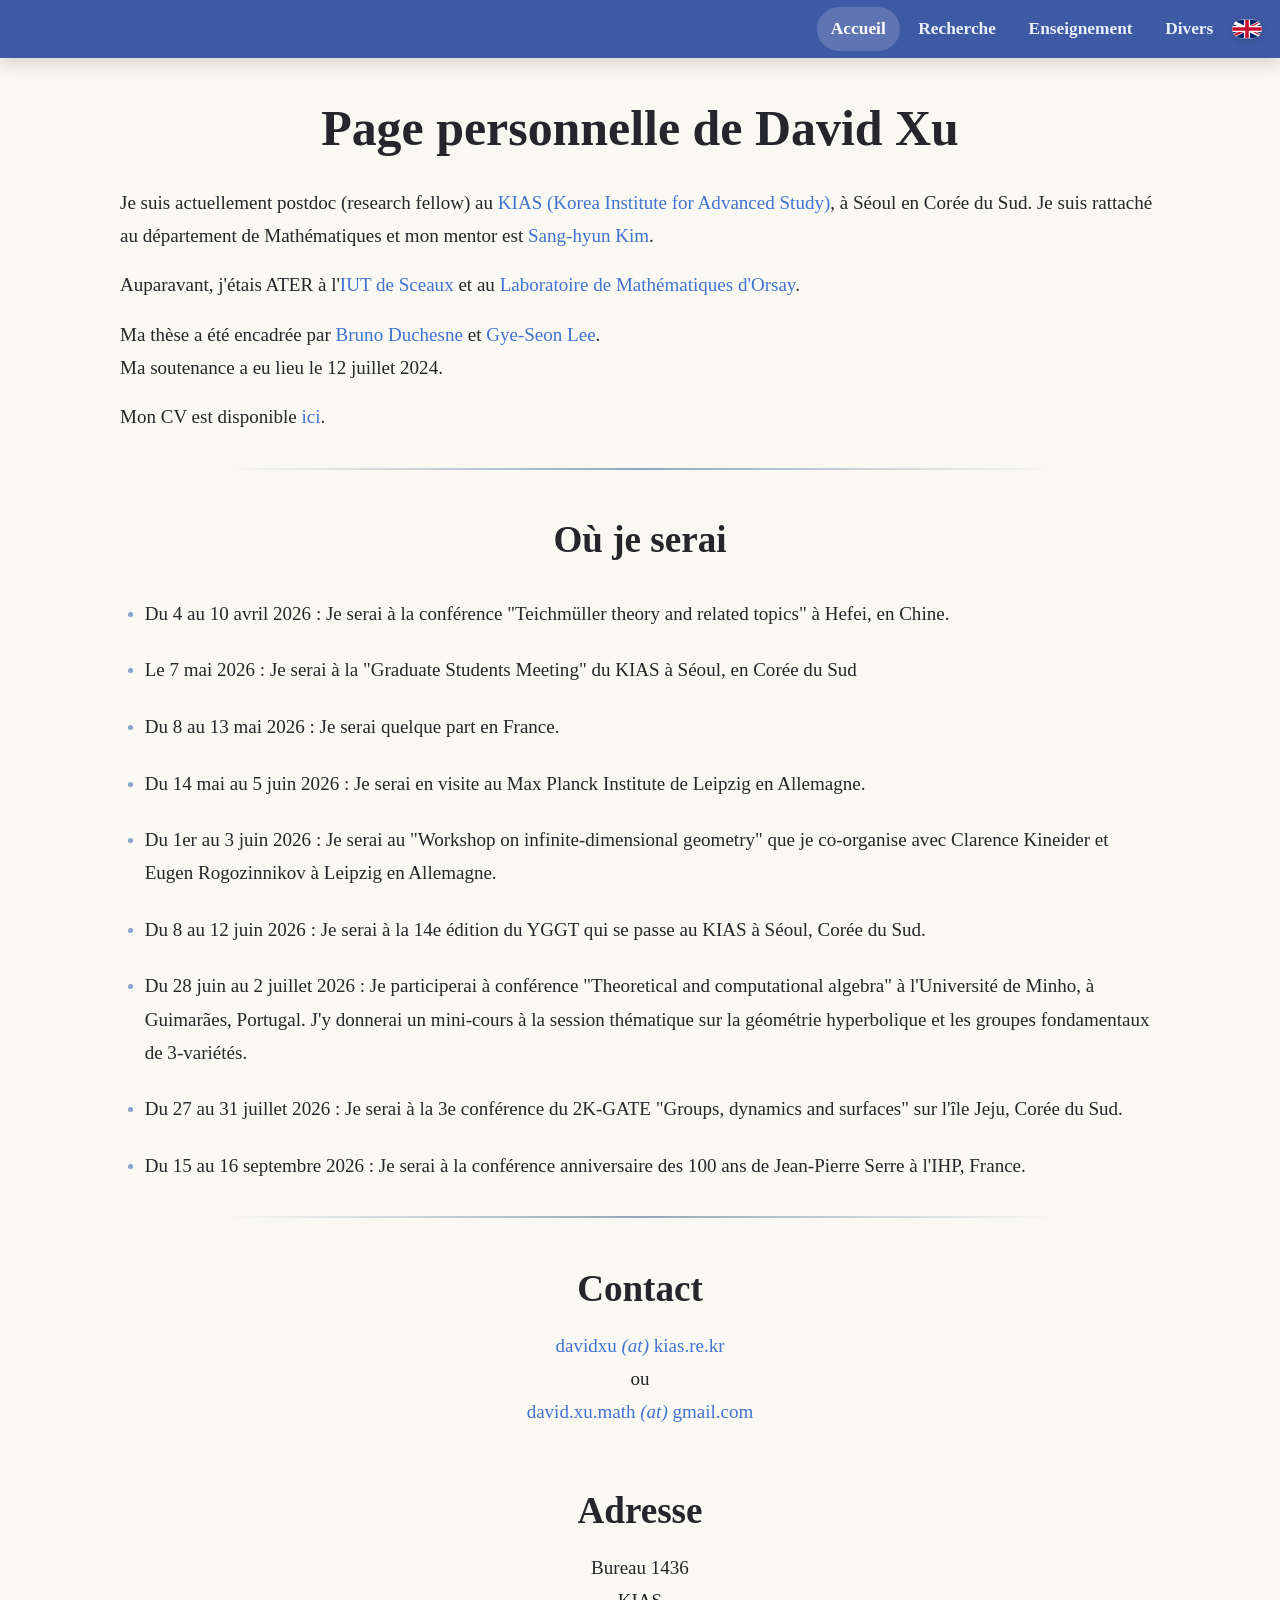
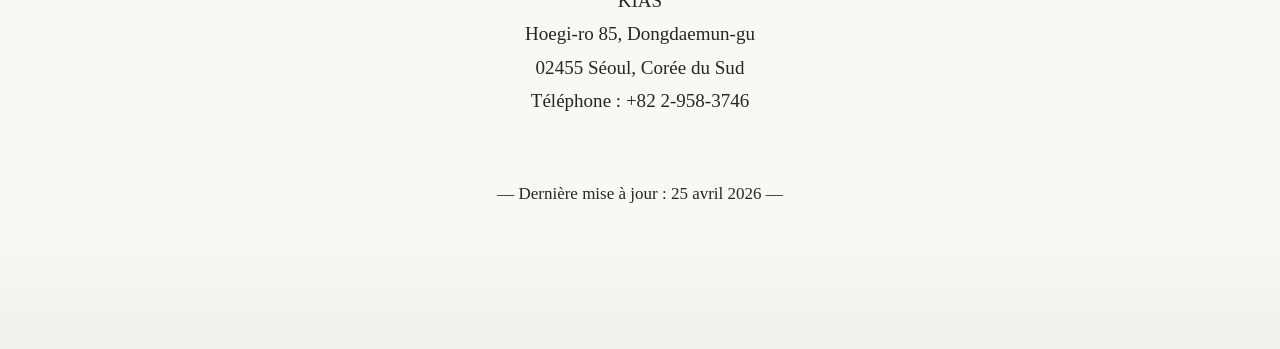
<file: index.html>
<!DOCTYPE html>
<html lang="fr">

<head>
	<meta charset="UTF-8">
	<meta http-equiv="X-UA-Compatible" content="IE=edge">
	<meta name="viewport" content="width=device-width,initial-scale=1.0">
	<meta name="google-site-verification" content="eE5yLj_v8sofdWyl3rKiPa7-pg3nQnRVzgNbW7kaZAU" />
	<meta name="keyword" content="david, xu, math, maths, mathématiques, mathematics, page personnelle, webpage, ens, rennes, agreg, agrégation, strasbourg, nancy, IECL, orsay, LMO, IMO, KIAS, thèse, espace hyperbolique, hyperbolic space, dimension, infinie, infinite">
	<meta name='description' content="Page personnelle de David Xu, docteur en mathématiques.">	
	<title> David Xu </title>
	<link rel="stylesheet" type="text/css" href="./documents/css/style.css">
	<!-- Load an icon library to show a hamburger menu (bars) on small screens -->
	<link rel="stylesheet" href="https://cdnjs.cloudflare.com/ajax/libs/font-awesome/4.7.0/css/font-awesome.min.css">
</head>

<body>

	<header class="header">
		<!--<a class="logo" href="index.html">Logo</a>-->
		
		<nav class="navbar" id="myNavbar">
			<a class=active href="./">Accueil</a>
			<a href="./recherche">Recherche</a>
			<a href="./enseignement">Enseignement</a>
			<a href="./divers">Divers</a>
			<a href="./index_en" class="langue gb"></a>
			<a href="javascript:void(0);" class="icon" onclick="myFunction()">
    			<i class="fa fa-bars"></i>
  			</a>
		</nav>
		
		<script>
			function myFunction() {
    			var x = document.getElementById("myNavbar");
    			var icon = x.querySelector(".icon i");

    			if (x.className === "navbar") {
      			x.className += " responsive";
      			icon.className = "fa fa-times";
    			} else {
      			x.className = "navbar";
      			icon.className = "fa fa-bars";
    			}
  			}
		</script>
	</header>

   <main>
   
   <div class="centered">

   	<h1 align=center>Page personnelle de David Xu</h1>

      	<p>Je suis actuellement postdoc (research fellow) au <a href="https://www.kias.re.kr/">KIAS (Korea Institute for Advanced Study)</a>, à Séoul en Corée du Sud. Je suis rattaché au département de Mathématiques et mon mentor est <a href="https://me.kimsh.kr/">Sang-hyun Kim</a>.</p>
      	<p>Auparavant, j'étais ATER à l'<a href="https://www.iut-sceaux.universite-paris-saclay.fr/">IUT de Sceaux</a> et au <a href="https://www.imo.universite-paris-saclay.fr/fr/">Laboratoire de Mathématiques d'Orsay</a>.</p>
         <p>Ma thèse a été encadrée par <a href="https://www.imo.universite-paris-saclay.fr/~bruno.duchesne/fr/">Bruno Duchesne</a> et <a href="https://www.math.snu.ac.kr/~gyeseonlee/">Gye-Seon Lee</a>.<span class="line-break"></span>
         Ma soutenance a eu lieu le 12 juillet 2024.</p>
         <p>Mon CV est disponible <a href="./documents/CV.pdf" target="_blank">ici</a>.</p>
         
      <hr>
    	
    	<h2 align=center>Où je serai</h2>
    	
    	<ul>
    		<li><p>Du 4 au 10 avril 2026 : Je serai à la conférence "Teichmüller theory and related topics" à Hefei, en Chine.</p></li>
    		<li><p>Le 7 mai 2026 : Je serai à la "Graduate Students Meeting" du KIAS à Séoul, en Corée du Sud</p></li>   	
			<li><p>Du 8 au 13 mai 2026 : Je serai quelque part en France.</p></li>
			<li><p>Du 14 mai au 5 juin 2026 : Je serai en visite au Max Planck Institute de Leipzig en Allemagne.</p></li>
			<li><p>Du 1er au 3 juin 2026 : Je serai au "Workshop on infinite-dimensional geometry" que je co-organise avec Clarence Kineider et Eugen Rogozinnikov à Leipzig en Allemagne.</p></li>
			<li><p>Du 8 au 12 juin 2026 : Je serai à la 14e édition du YGGT qui se passe au KIAS à Séoul, Corée du Sud.</p></li>
			<li><p>Du 28 juin au 2 juillet 2026 : Je participerai à conférence "Theoretical and computational algebra" à l'Université de Minho, à Guimarães, Portugal. J'y donnerai un mini-cours à la session thématique sur la géométrie hyperbolique et les groupes fondamentaux de 3-variétés.</p></li>
			<li><p>Du 27 au 31 juillet 2026 : Je serai à la 3e conférence du 2K-GATE "Groups, dynamics and surfaces" sur l'île Jeju, Corée du Sud.</p></li>
			<li><p>Du 15 au 16 septembre 2026 : Je serai à la conférence anniversaire des 100 ans de Jean-Pierre Serre à l'IHP, France.</p></li>
    	</ul>
        
    	<hr>

		<h2 align=center>Contact</h2>

			<div class="centered">
				<p align=center><a href="mailto:davidxu@kias.re.kr">davidxu <i>(at)</i> kias.re.kr</a><span class="line-break"></span>
				ou<span class="line-break"></span>
            <a href="mailto:david.xu.math@gmail.com">david.xu.math <i>(at)</i> gmail.com</a></p>
       	</div>

         <br>
         
      <h2 align=center>Adresse</h2>

         <div class="centered">
            <p align=center>
    	      Bureau 1436<span class="line-break"></span>
    	      KIAS<span class="line-break"></span>
    	      Hoegi-ro 85, Dongdaemun-gu<span class="line-break"></span>
    	      02455 Séoul, Corée du Sud<span class="line-break"></span>
    	      Téléphone : +82 2-958-3746
	         </p>
      	</div>

			<br>
         
         <br>

         <div align=center>
         	&mdash; Dernière mise à jour : 25 avril 2026 &mdash;
         </div>
  	
  	</div>
  	</main>

</body>
</html>
</file>
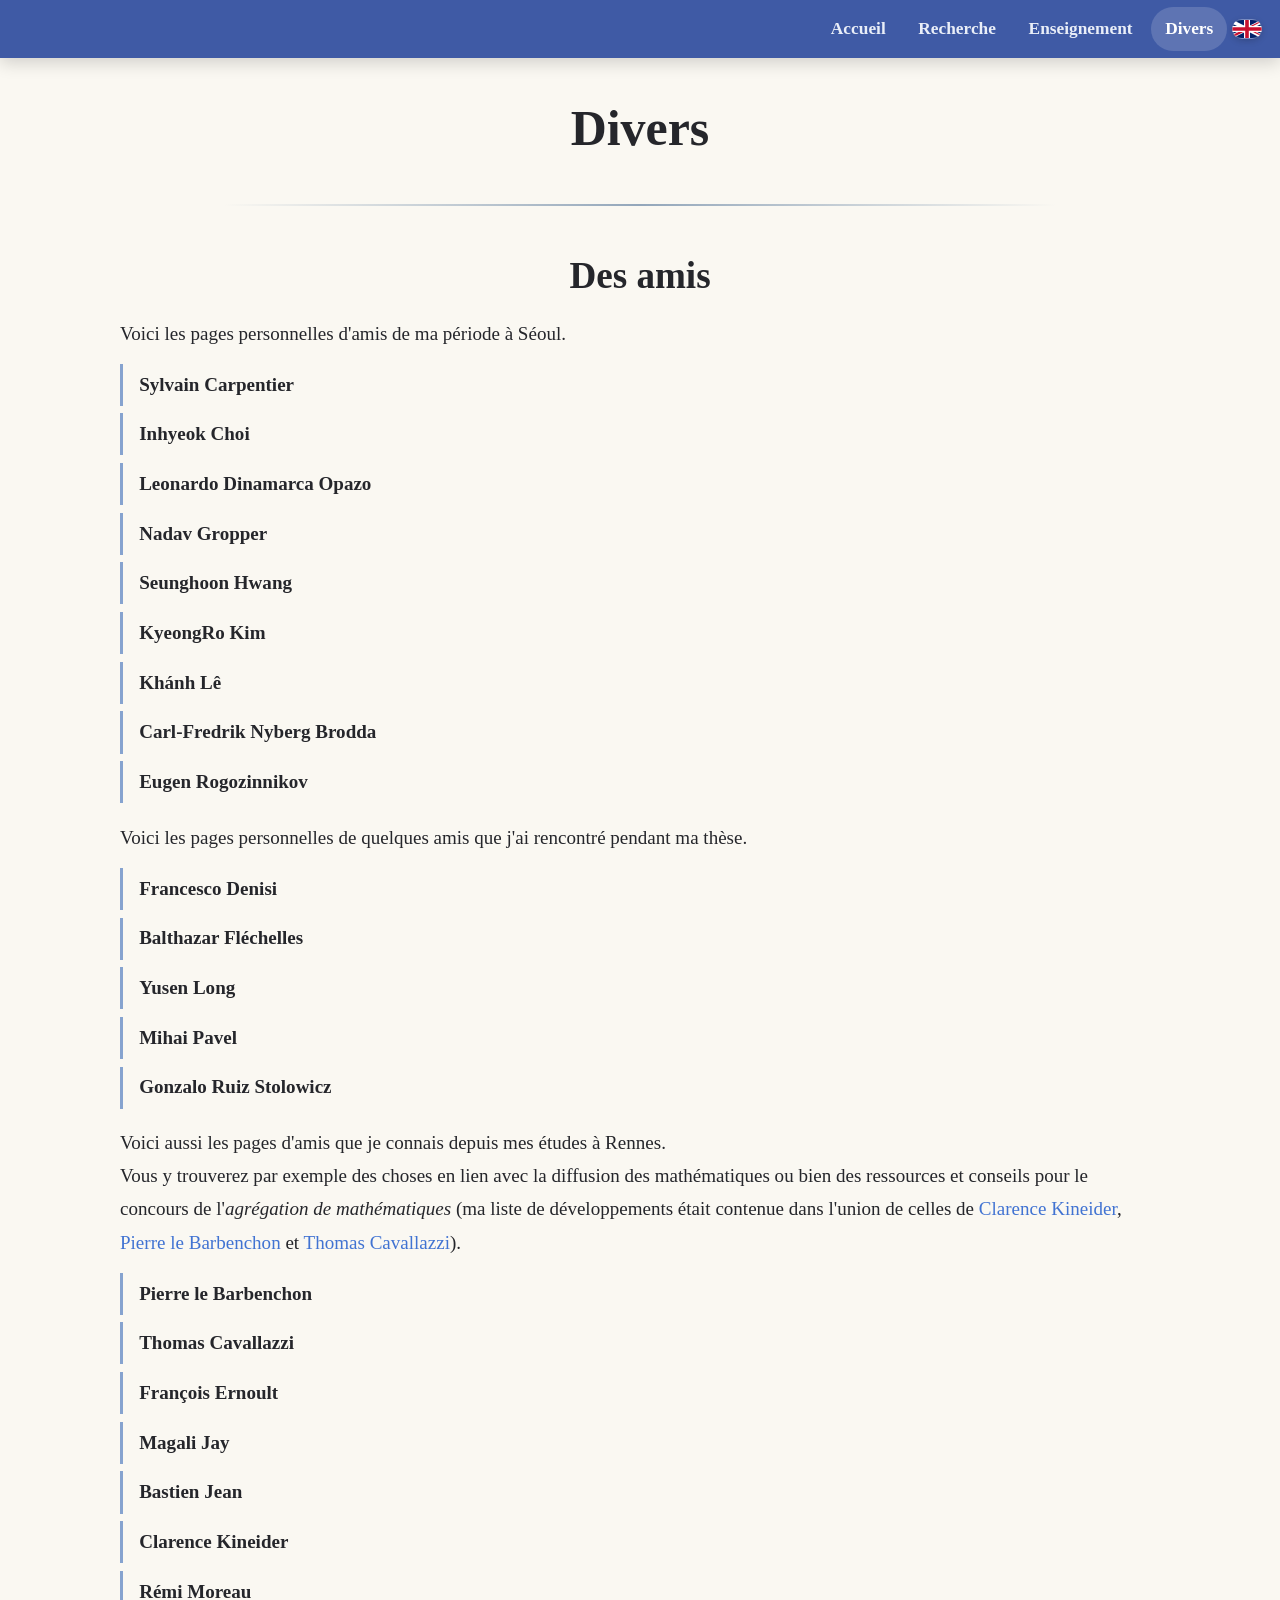
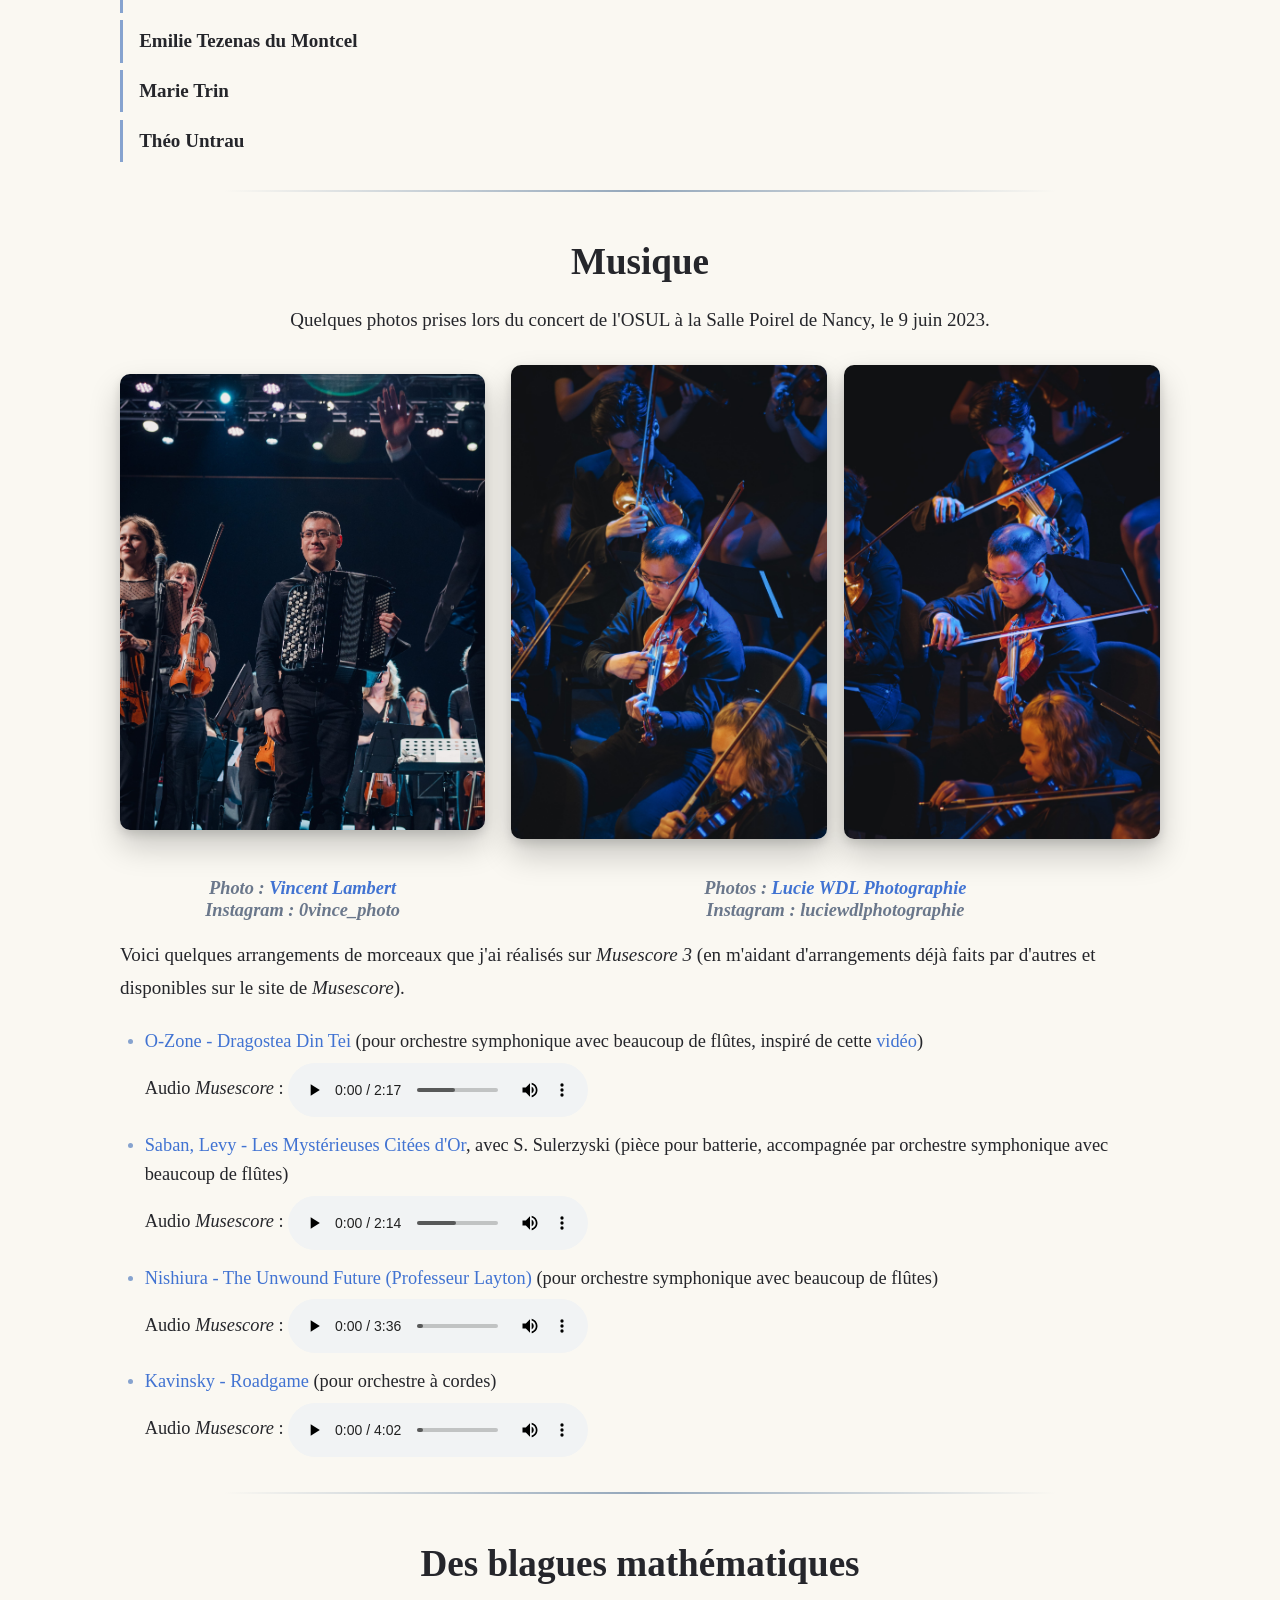
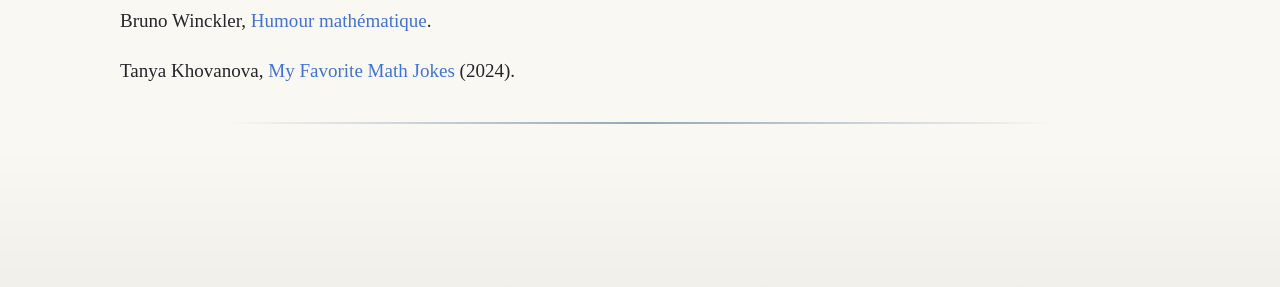
<file: divers.html>
<!DOCTYPE html>
<html lang="fr">

<head>
	<meta charset="UTF-8">
	<meta http-equiv="X-UA-Compatible" content="IE=edge">
	<meta name="viewport" content="width=device-width,initial-scale=1.0">
	<meta name="keyword" content="david, xu, math, maths, mathématiques, mathematics, page personnelle, webpage, ens, rennes, agreg, agrégation, strasbourg, nancy, IECL, orsay, LMO, IMO, KIAS, thèse, espace hyperbolique, hyperbolic space, dimension, infinie, infinite">
	<meta name='description' content="Page personnelle de David Xu, docteur en mathématiques.">	
	<title> David Xu </title>
	<link rel="stylesheet" type="text/css" href="./documents/css/style.css">
	<!-- Load an icon library to show a hamburger menu (bars) on small screens -->
	<link rel="stylesheet" href="https://cdnjs.cloudflare.com/ajax/libs/font-awesome/4.7.0/css/font-awesome.min.css">
</head>

<body>

	<header class="header">
		
		<nav class="navbar" id="myNavbar">
			<a href="./">Accueil</a>
			<a href="./recherche">Recherche</a>
			<a href="./enseignement">Enseignement</a>
			<a class=active href="./divers">Divers</a>
			<a href="./misc" class="langue gb"></a>
			<a href="javascript:void(0);" class="icon" onclick="myFunction()">
    			<i class="fa fa-bars"></i>
  			</a>
		</nav>
		
		<script>
			function myFunction() {
    			var x = document.getElementById("myNavbar");
    			var icon = x.querySelector(".icon i");

    			if (x.className === "navbar") {
      			x.className += " responsive";
      			icon.className = "fa fa-times";
    			} else {
      			x.className = "navbar";
      			icon.className = "fa fa-bars";
    			}
  			}
		</script>
	</header>

   <main>
   
   <div class="centered">
   
   	<h1 align=center>Divers</h1>
   	
   	<hr>

   	<h2 align=center>Des amis</h2>
   	
   	<p>Voici les pages personnelles d'amis de ma période à Séoul.</p>
  		
  		<a class="page-perso" href="https://sylvaincarpentier.github.io/">Sylvain Carpentier</a>
  		
  		<a class="page-perso" href="https://inhyeokchoi48.github.io/">Inhyeok Choi</a>
  		
  		<a class="page-perso" href="https://sites.google.com/view/leonardo-dinamarca-opazo/">Leonardo Dinamarca Opazo</a>
  		
  		<a class="page-perso" href="https://sites.google.com/view/nadav-gropper/">Nadav Gropper</a>
  		
  		<a class="page-perso" href="https://sites.google.com/view/seunghoonhwang">Seunghoon Hwang</a>  		
  		
  		<a class="page-perso" href="https://kyeongrokim.github.io/">KyeongRo Kim</a>
  		
  		<a class="page-perso" href="https://sites.google.com/view/khanhqle">Khánh Lê</a>
  		
  		<a class="page-perso" href="https://sites.google.com/view/cf-nb/">Carl-Fredrik Nyberg Brodda</a>
  		
  		<a class="page-perso" href="https://sites.google.com/view/rogozinnikov">Eugen Rogozinnikov</a>
  		
   	
   	<p>Voici les pages personnelles de quelques amis que j'ai rencontré pendant ma thèse.</p>
  	
		<a class="page-perso" href="https://sites.google.com/view/franden/home-page">Francesco Denisi</a>
		
		<a class="page-perso" href="https://bflechelles.pages.math.cnrs.fr/">Balthazar Fléchelles</a>
  		
  		<a class="page-perso" href="https://perso.math.u-pem.fr/long.yusen/">Yusen Long</a>
  		
  		<a class="page-perso" href="https://sites.google.com/view/mihaipavel/home">Mihai Pavel</a>  		
  		
  		<a class="page-perso" href="https://site-9768384-3510-4689.mystrikingly.com/">Gonzalo Ruiz Stolowicz</a>
  		
  		
  		<p>Voici aussi les pages d'amis que je connais depuis mes études à Rennes.<br>
  		Vous y trouverez par exemple des choses en lien avec la diffusion des mathématiques ou bien des ressources et conseils pour le concours de l'<em>agrégation de mathématiques</em>
  		(ma liste de développements était contenue dans l'union de celles de <a href="https://irma.math.unistra.fr/~kineider/">Clarence Kineider</a>,
  		<a href="https://perso.eleves.ens-rennes.fr/people/pierre.le-barbenchon/">Pierre le Barbenchon</a> 
  		et <a href="https://perso.eleves.ens-rennes.fr/people/Thomas.Cavallazzi/">Thomas Cavallazzi</a>).</p>
  		
		<a class="page-perso" href="https://perso.eleves.ens-rennes.fr/people/pierre.le-barbenchon/">Pierre le Barbenchon</a>
		
		<a class="page-perso" href="https://perso.eleves.ens-rennes.fr/people/Thomas.Cavallazzi/">Thomas Cavallazzi</a>
  		
  		<a class="page-perso" href="https://perso.eleves.ens-rennes.fr/people/Francois.Ernoult/">François Ernoult</a>
  		
		<a class="page-perso" href="https://perso.eleves.ens-rennes.fr/people/magali.jay/">Magali Jay</a>  		
  		
  		<a class="page-perso" href="https://www-fourier.univ-grenoble-alpes.fr/~jeanbas/">Bastien Jean</a>		
  		
  		<a class="page-perso" href="https://kineider.github.io">Clarence Kineider</a>  		
  		
  		<a class="page-perso" href="https://perso.eleves.ens-rennes.fr/people/remi.moreau/">Rémi Moreau</a>
  		
  		<a class="page-perso" href="https://perso.eleves.ens-rennes.fr/people/emilie.tezenas-du-montcel/">Emilie Tezenas du Montcel</a>
  		
  		<a class="page-perso" href="https://sites.google.com/view/marie-trin">Marie Trin</a>
  		
  		<a class="page-perso" href="https://perso.eleves.ens-rennes.fr/people/theo.untrau/">Théo Untrau</a>

  		
		<hr>
		
		<h2 align=center>Musique</h2>
				
  		<p align=center>Quelques photos prises lors du concert de l'OSUL à la Salle Poirel de Nancy, le 9 juin 2023.</p>
  		
  		<div class="photo-layout">
    		<figure class="photo-block photo-block-main">
      		<div class="photo-main-frame">
        			<img src="./documents/images/OSUL_Poirel_2023_acc.jpg" alt="Accordéon avec l'OSUL dans la Salle Poirel, 2023">
      		</div>
      	<figcaption class="photo-caption">
        		<h3 class="credit">Photo : <a href="https://www.facebook.com/groups/343043645817213/user/100003617098665/">Vincent Lambert</a><span class="line-break"></span>
        		Instagram : 0vince_photo</h3>
      	</figcaption>
    		</figure>

    		<div class="photo-block photo-block-pair">
      		<div class="photo-pair-images">
        			<div class="photo-pair-frame">
          			<img src="./documents/images/OSUL_Poirel_2023_pizz.jpg" alt="Violon pizz. avec l'OSUL dans la Salle Poirel, 2023">
        			</div>
        			<div class="photo-pair-frame">
          			<img src="./documents/images/OSUL_Poirel_2023_arco.jpg" alt="Violon arco avec l'OSUL dans la Salle Poirel, 2023">
        			</div>
      		</div>
      	<div class="photo-caption">
        		<h3 class="credit">Photos : <a href="https://www.facebook.com/groups/343043645817213/user/100063615128652/">Lucie WDL Photographie</a><span class="line-break"></span>
        		Instagram : luciewdlphotographie</h3>
      	</div>
    		</div>
  		</div>

  		<p>Voici quelques arrangements de morceaux que j'ai réalisés sur <i>Musescore 3</i> (en m'aidant d'arrangements déjà faits par d'autres et disponibles sur le site de <i>Musescore</i>).</p>
  		
  		<ul>
      	<li><a href="./documents/musique/Dragostea Din Tei.mscz" target="_blank">O-Zone - Dragostea Din Tei</a> (pour orchestre symphonique avec beaucoup de flûtes, inspiré de cette <a href="https://www.youtube.com/watch?v=9KSawDsJu_0">vidéo</a>)<span class="line-break"></span>
      	Audio <i>Musescore</i> : <audio controls src="./documents/musique/Dragostea Din Tei.mp3"></audio>
      	</li>
      	
      	<li><a href="./documents/musique/Les mystérieuses citées d'or.mscz" target="_blank">Saban, Levy - Les Mystérieuses Citées d'Or</a>, avec S. Sulerzyski (pièce pour batterie, accompagnée par orchestre symphonique avec beaucoup de flûtes</a>)<span class="line-break"></span>
      	Audio <i>Musescore</i> : <audio controls src="./documents/musique/Les mystérieuses citées d'or.mp3"></audio>
      	</li>
      	
      	<li><a href="./documents/musique/The Unwound Future_OSUL_peut-etre.mscz" target="_blank">Nishiura - The Unwound Future (Professeur Layton)</a> (pour orchestre symphonique avec beaucoup de flûtes)<span class="line-break"></span>
      	Audio <i>Musescore</i> : <audio controls src="./documents/musique/The Unwound Future_OSUL_peut-etre.mp3"></audio>
      	</li>
      	
      	<li><a href="./documents/musique/Kavinsky - Roadgame.mscz" target="_blank">Kavinsky - Roadgame</a> (pour orchestre à cordes)<span class="line-break"></span>
      	Audio <i>Musescore</i> : <audio controls src="./documents/musique/Kavinsky - Roadgame (avec CB).mp3"></audio>
      	</li>
    	</ul>

		<hr>		
  		
  		<h2 align=center>Des blagues mathématiques</h2>
  		
  		<p>Bruno Winckler, <a href="https://mathem-all.fr/bw/humour.html">Humour mathématique</a>.</p>
		
		<p>Tanya Khovanova, <a href="https://arxiv.org/abs/2403.01010v1">My Favorite Math Jokes</a> (2024).</p>
		
		<hr>
		
		
  	</div>
  	</main>

</body>
</html>
</file>
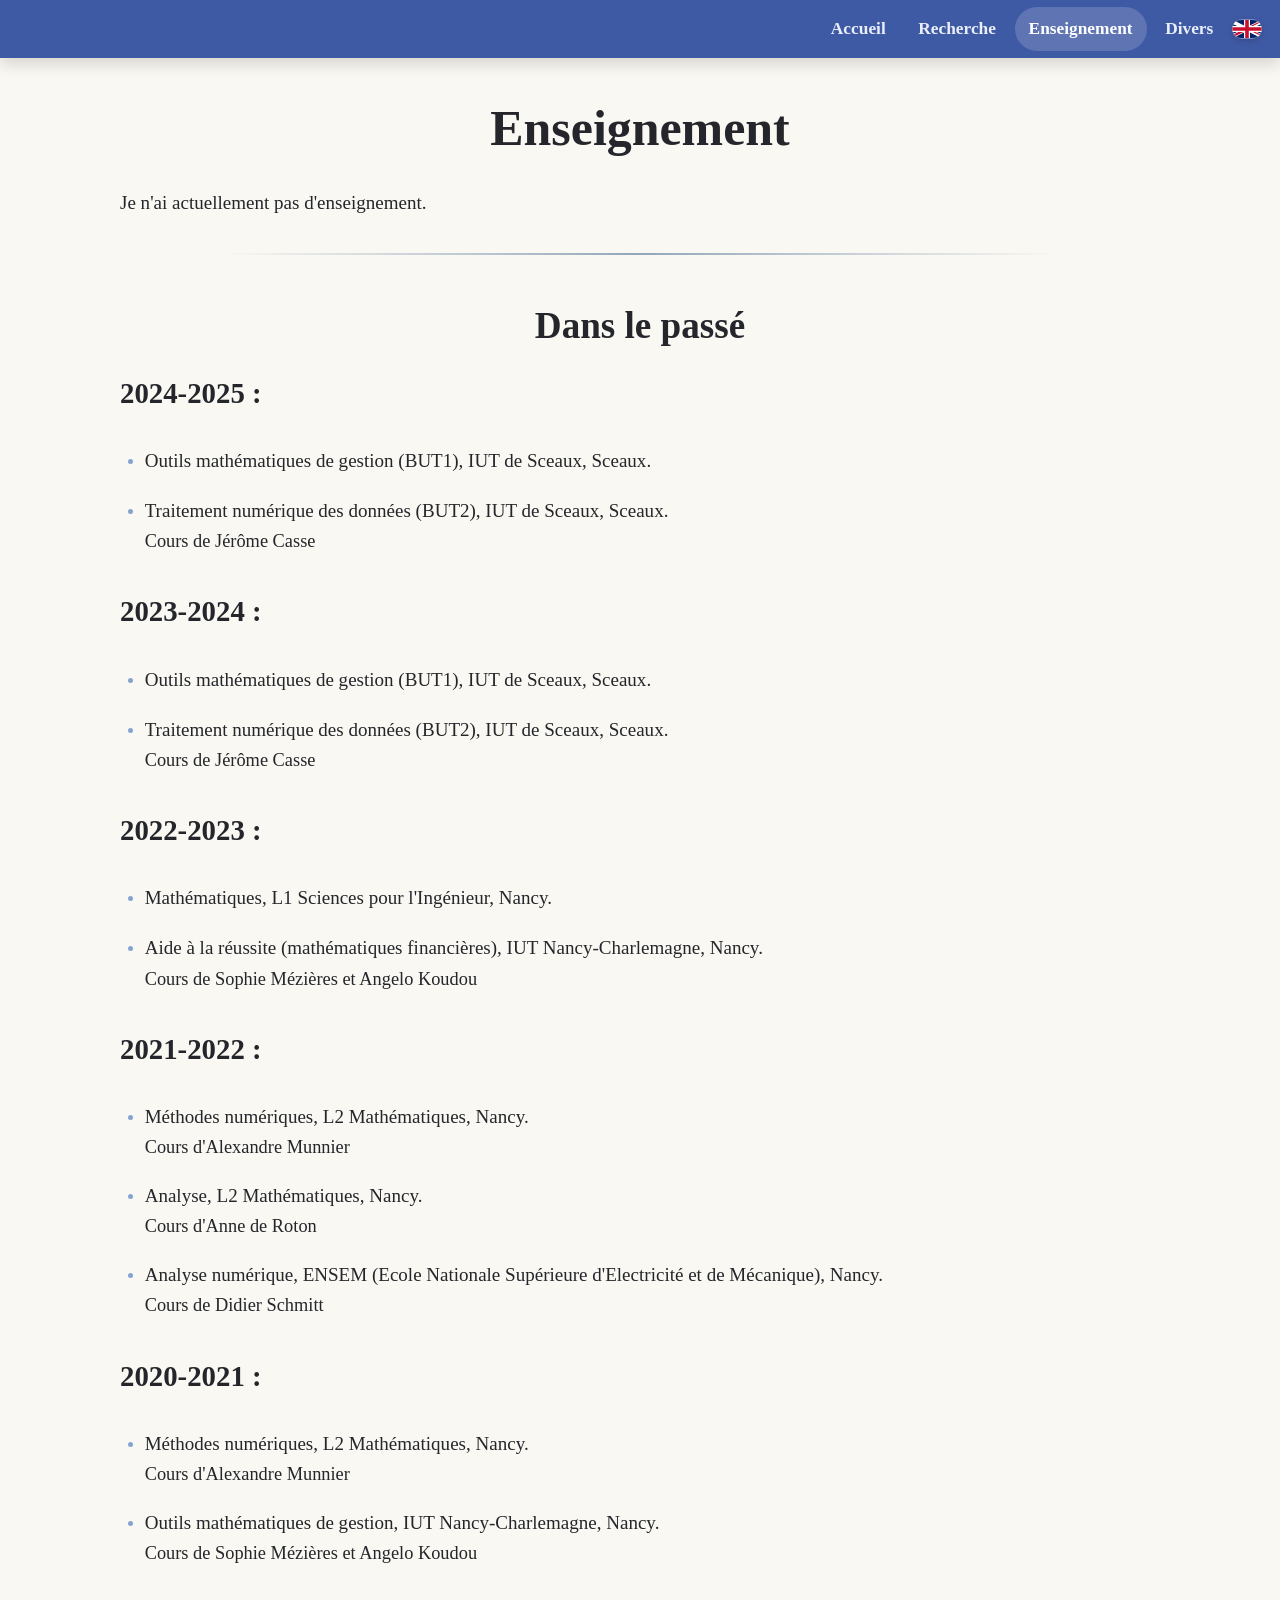
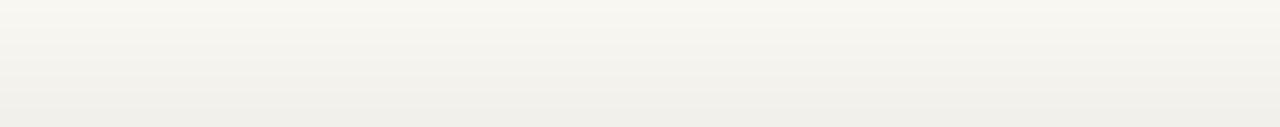
<file: enseignement.html>
<!DOCTYPE html>
<html lang="fr">

<head>
	<meta charset="UTF-8">
	<meta http-equiv="X-UA-Compatible" content="IE=edge">
	<meta name="viewport" content="width=device-width,initial-scale=1.0">
	<meta name="keyword" content="david, xu, math, maths, mathématiques, mathematics, page personnelle, webpage, ens, rennes, agreg, agrégation, strasbourg, nancy, IECL, orsay, LMO, IMO, KIAS, thèse, espace hyperbolique, hyperbolic space, dimension, infinie, infinite">
	<meta name='description' content="Page personnelle de David Xu, docteur en mathématiques.">	
	<title> David Xu </title>
	<link rel="stylesheet" type="text/css" href="./documents/css/style.css">
	<!-- Load an icon library to show a hamburger menu (bars) on small screens -->
	<link rel="stylesheet" href="https://cdnjs.cloudflare.com/ajax/libs/font-awesome/4.7.0/css/font-awesome.min.css">
</head>

<body>

	<header class="header">
		
		<nav class="navbar" id="myNavbar">
			<a href="./">Accueil</a>
			<a href="./recherche">Recherche</a>
			<a class=active href="./enseignement">Enseignement</a>
			<a href="./divers">Divers</a>
			<a href="./teaching" class="langue gb"></a>
			<a href="javascript:void(0);" class="icon" onclick="myFunction()">
    			<i class="fa fa-bars"></i>
  			</a>
		</nav>
		
		<script>
			function myFunction() {
    			var x = document.getElementById("myNavbar");
    			var icon = x.querySelector(".icon i");

    			if (x.className === "navbar") {
      			x.className += " responsive";
      			icon.className = "fa fa-times";
    			} else {
      			x.className = "navbar";
      			icon.className = "fa fa-bars";
    			}
  			}
		</script>
	</header>

   <main>
   
   <div class="centered">

   	<h1 align=center>Enseignement</h1>
   	
   	<p>Je n'ai actuellement pas d'enseignement.</p>
   	
   	<hr>
   	
   	<h2 align=center>Dans le passé</h2>
   	
   	<h3>2024-2025 :</h3>
   		<ul class="indent">
   			<li><p class="nobottompadding">Outils mathématiques de gestion (BUT1), IUT de Sceaux, Sceaux.</p></li>
   			<li><p class="nobottompadding">Traitement numérique des données (BUT2), IUT de Sceaux, Sceaux.</p><span class="line-break"></span>
   				Cours de Jérôme Casse</li>
   		</ul>
   	<h3>2023-2024 :</h3>
   		<ul class="indent">
   			<li><p class="nobottompadding">Outils mathématiques de gestion (BUT1), IUT de Sceaux, Sceaux.</p></li>
				<li><p class="nobottompadding">Traitement numérique des données (BUT2), IUT de Sceaux, Sceaux.</p><span class="line-break"></span>
					Cours de Jérôme Casse</li>
   		</ul>
   	<h3>2022-2023 :</h3>
   		<ul class="indent">
				<li><p class="nobottompadding">Mathématiques, L1 Sciences pour l'Ingénieur, Nancy.</p></li>
				<li><p class="nobottompadding">Aide à la réussite (mathématiques financières), IUT Nancy-Charlemagne, Nancy.</p><span class="line-break"></span>
					Cours de Sophie Mézières et Angelo Koudou</li>
			</ul>
   	<h3>2021-2022 :</h3>
   		<ul class="indent">
				<li><p class="nobottompadding">Méthodes numériques, L2 Mathématiques, Nancy.</p><span class="line-break"></span>
					Cours d'Alexandre Munnier</li>
				<li><p class="nobottompadding">Analyse, L2 Mathématiques, Nancy.</p><span class="line-break"></span>
					Cours d'Anne de Roton</li>
				<li><p class="nobottompadding">Analyse numérique, ENSEM (Ecole Nationale Supérieure d'Electricité et de Mécanique), Nancy.</p><span class="line-break"></span>
					Cours de Didier Schmitt</li>
			</ul>
		<h3>2020-2021 :</h3>
			<ul class="indent">
				<li><p class="nobottompadding">Méthodes numériques, L2 Mathématiques, Nancy.</p><span class="line-break"></span>
					Cours d'Alexandre Munnier</li>
				<li><p class="nobottompadding">Outils mathématiques de gestion, IUT Nancy-Charlemagne, Nancy.</p>
					Cours de Sophie Mézières et Angelo Koudou</li>
			</ul>
  	</div>
  	</main>

</body>
</html>
</file>
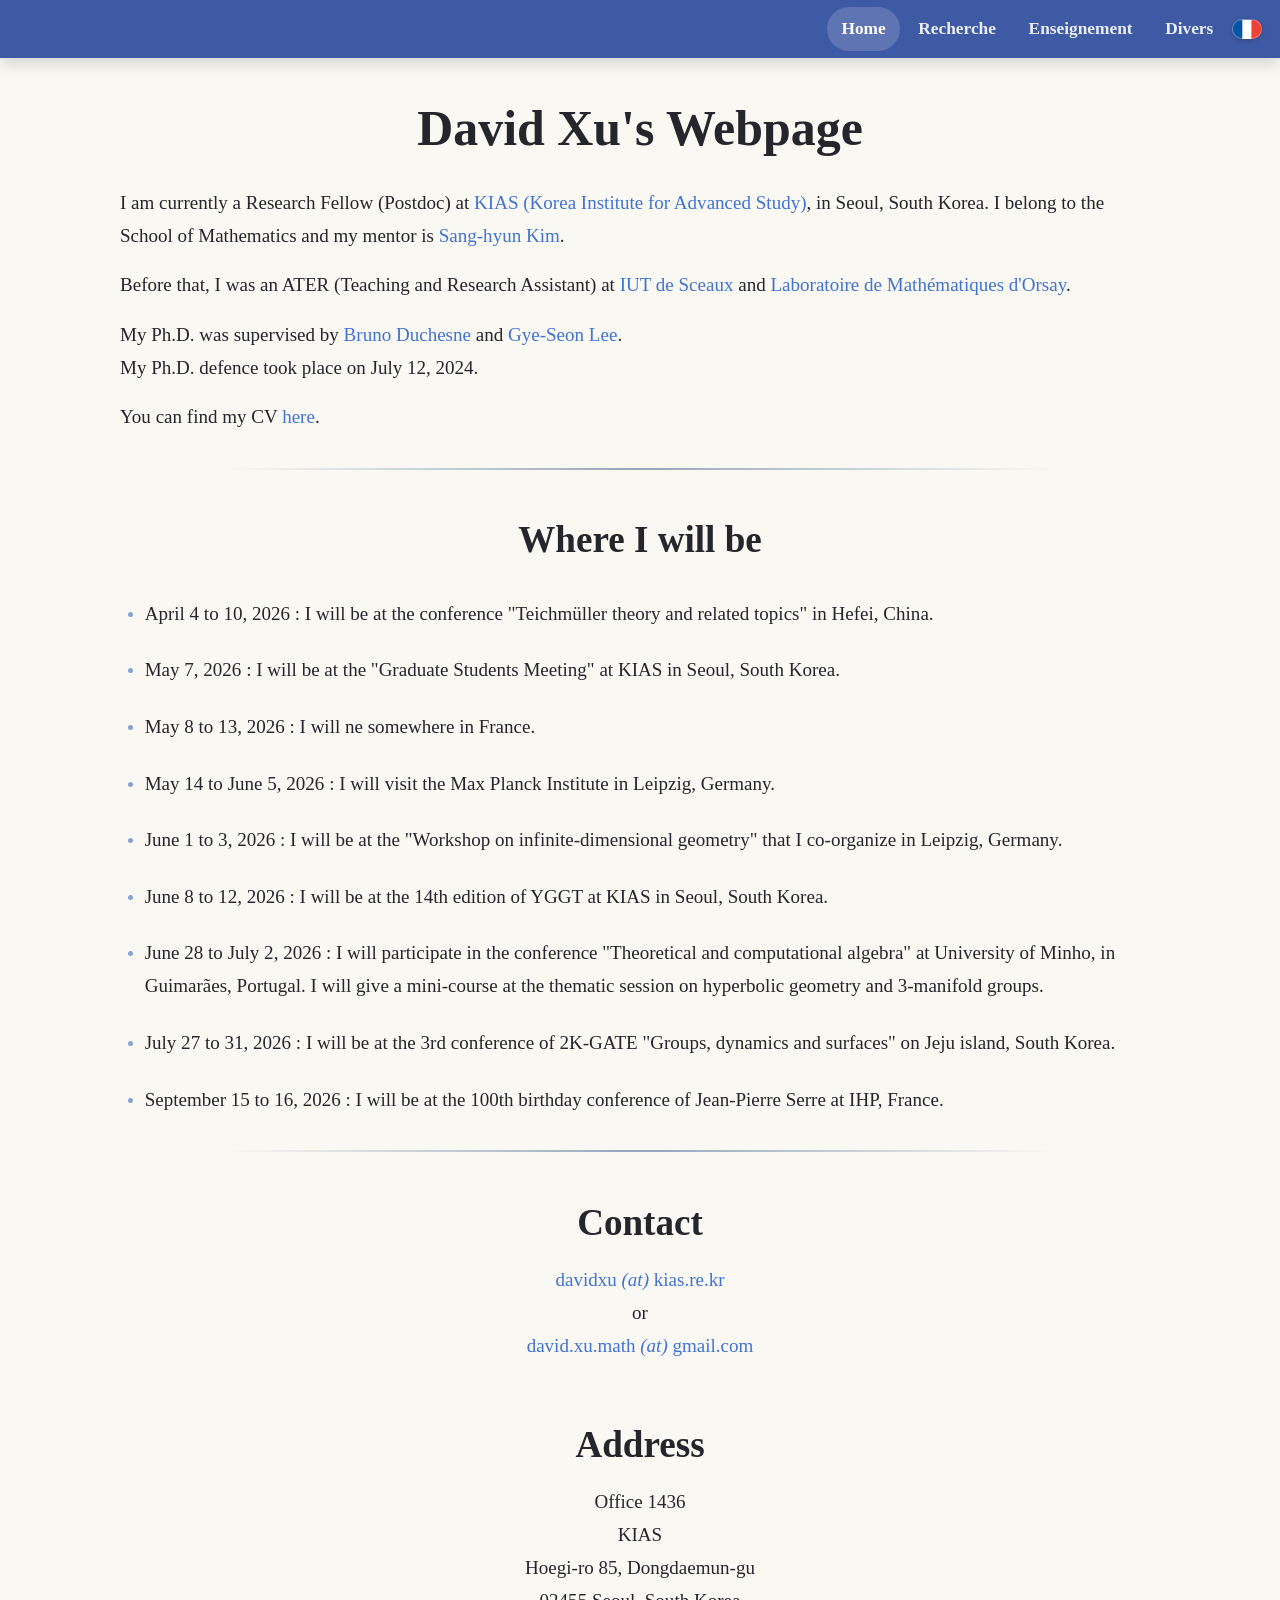
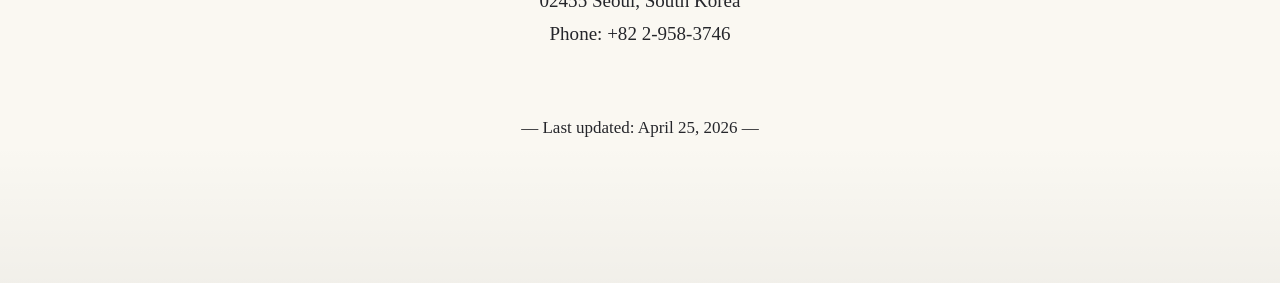
<file: index_en.html>
<!DOCTYPE html>
<html lang="en">

<head>
	<meta charset="UTF-8">
	<meta http-equiv="X-UA-Compatible" content="IE=edge">
	<meta name="viewport" content="width=device-width,initial-scale=1.0">
	<meta name="keyword" content="david, xu, math, maths, mathématiques, mathematics, page personnelle, webpage, ens, rennes, agreg, agrégation, strasbourg, nancy, IECL, orsay, LMO, IMO, KIAS, thèse, espace hyperbolique, hyperbolic space, dimension, infinie, infinite">
	<meta name='description' content="David Xu's webpage. Research fellow in Mathematics at KIAS.">	
	<title> David Xu </title>
	<link rel="stylesheet" type="text/css" href="./documents/css/style.css">
	<!-- Load an icon library to show a hamburger menu (bars) on small screens -->
	<link rel="stylesheet" href="https://cdnjs.cloudflare.com/ajax/libs/font-awesome/4.7.0/css/font-awesome.min.css">
</head>

<body>

	<header class="header">
		
		<nav class="navbar" id="myNavbar">
			<a class=active href="./index_en">Home</a>
      	<a href="./recherche">Recherche</a>
      	<a href="./enseignement">Enseignement</a>
      	<a href="./divers">Divers</a>    		
    		<a href="./" class="langue fr"></a>
    		<a href="javascript:void(0);" class="icon" onclick="myFunction()">
      		<i class="fa fa-bars"></i>
    		</a>
		</nav>
		
		<script>
			function myFunction() {
    			var x = document.getElementById("myNavbar");
    			var icon = x.querySelector(".icon i");

    			if (x.className === "navbar") {
      			x.className += " responsive";
      			icon.className = "fa fa-times";
    			} else {
      			x.className = "navbar";
      			icon.className = "fa fa-bars";
    			}
  			}
		</script>
	</header>

   <main>
   
   <div class="centered">

   	<h1 align=center>David Xu's Webpage</h1>

      	<p>I am currently a Research Fellow (Postdoc) at <a href="https://www.kias.re.kr/">KIAS (Korea Institute for Advanced Study)</a>, in Seoul, South Korea.  I belong to the School of Mathematics and my mentor is <a href="https://me.kimsh.kr/">Sang-hyun Kim</a>.</p>
         <p>Before that, I was an ATER (Teaching and Research Assistant) at <a href="https://www.iut-sceaux.universite-paris-saclay.fr/">IUT de Sceaux</a> and <a href="https://www.imo.universite-paris-saclay.fr/fr/">Laboratoire de Mathématiques d'Orsay</a>.
         <p>My Ph.D. was supervised by <a href="https://www.imo.universite-paris-saclay.fr/~bruno.duchesne/fr/">Bruno Duchesne</a> and <a href="https://www.math.snu.ac.kr/~gyeseonlee/">Gye-Seon Lee</a>.<span class="line-break"></span>
         My Ph.D. defence took place on July 12, 2024.</p>
         <p>You can find my CV <a href="./documents/CV_en.pdf" target="_blank">here</a>.</p>
        
    	<hr>
    	
    	<h2 align=center>Where I will be</h2>
    	
    	<ul>
    		<li><p>April 4 to 10, 2026 : I will be at the conference "Teichmüller theory and related topics" in Hefei, China.</p></li>
    		<li><p>May 7, 2026 : I will be at the "Graduate Students Meeting" at KIAS in Seoul, South Korea.</p></li>   	
			<li><p>May 8 to 13, 2026 : I will ne somewhere in France.</p></li>
			<li><p>May 14 to June 5, 2026 : I will visit the Max Planck Institute in Leipzig, Germany.</p></li>
			<li><p>June 1 to 3, 2026 : I will be at the "Workshop on infinite-dimensional geometry" that I co-organize in Leipzig, Germany.</p></li>
			<li><p>June 8 to 12, 2026 : I will be at the 14th edition of YGGT at KIAS in Seoul, South Korea.</p></li>
			<li><p>June 28 to July 2, 2026 : I will participate in the conference "Theoretical and computational algebra" at University of Minho, in Guimarães, Portugal. I will give a mini-course at the thematic session on hyperbolic geometry and 3-manifold groups.</p></li>
			<li><p>July 27 to 31, 2026 : I will be at the 3rd conference of 2K-GATE "Groups, dynamics and surfaces" on Jeju island, South Korea.</p></li>
			<li><p>September 15 to 16, 2026 : I will be at the 100th birthday conference of Jean-Pierre Serre at IHP, France.</p></li>
    	</ul>
    	
    	<hr>

		<h2 align=center>Contact</h2>

			<div class="centered">
				<p align=center><a href="mailto:davidxu@kias.re.kr">davidxu <i>(at)</i> kias.re.kr</a><span class="line-break"></span>
				or<span class="line-break"></span>
            <a href="mailto:david.xu.math@gmail.com">david.xu.math <i>(at)</i> gmail.com</a></p>
       	</div>

         <br>
         
      <h2 align=center>Address</h2>

         <div class="centered">
            <p align=center>
    	      Office 1436<span class="line-break"></span>
    	      KIAS<span class="line-break"></span>
    	      Hoegi-ro 85, Dongdaemun-gu<span class="line-break"></span>
    	      02455 Seoul, South Korea<span class="line-break"></span>
    	      Phone: +82 2-958-3746
	         </p>
      	</div>

         <br>
         
         <br>

         <div align=center>
         	&mdash; Last updated: April 25, 2026 &mdash;
         </div>
  	
  	</div>
  	</main>

</body>
</html>
</file>
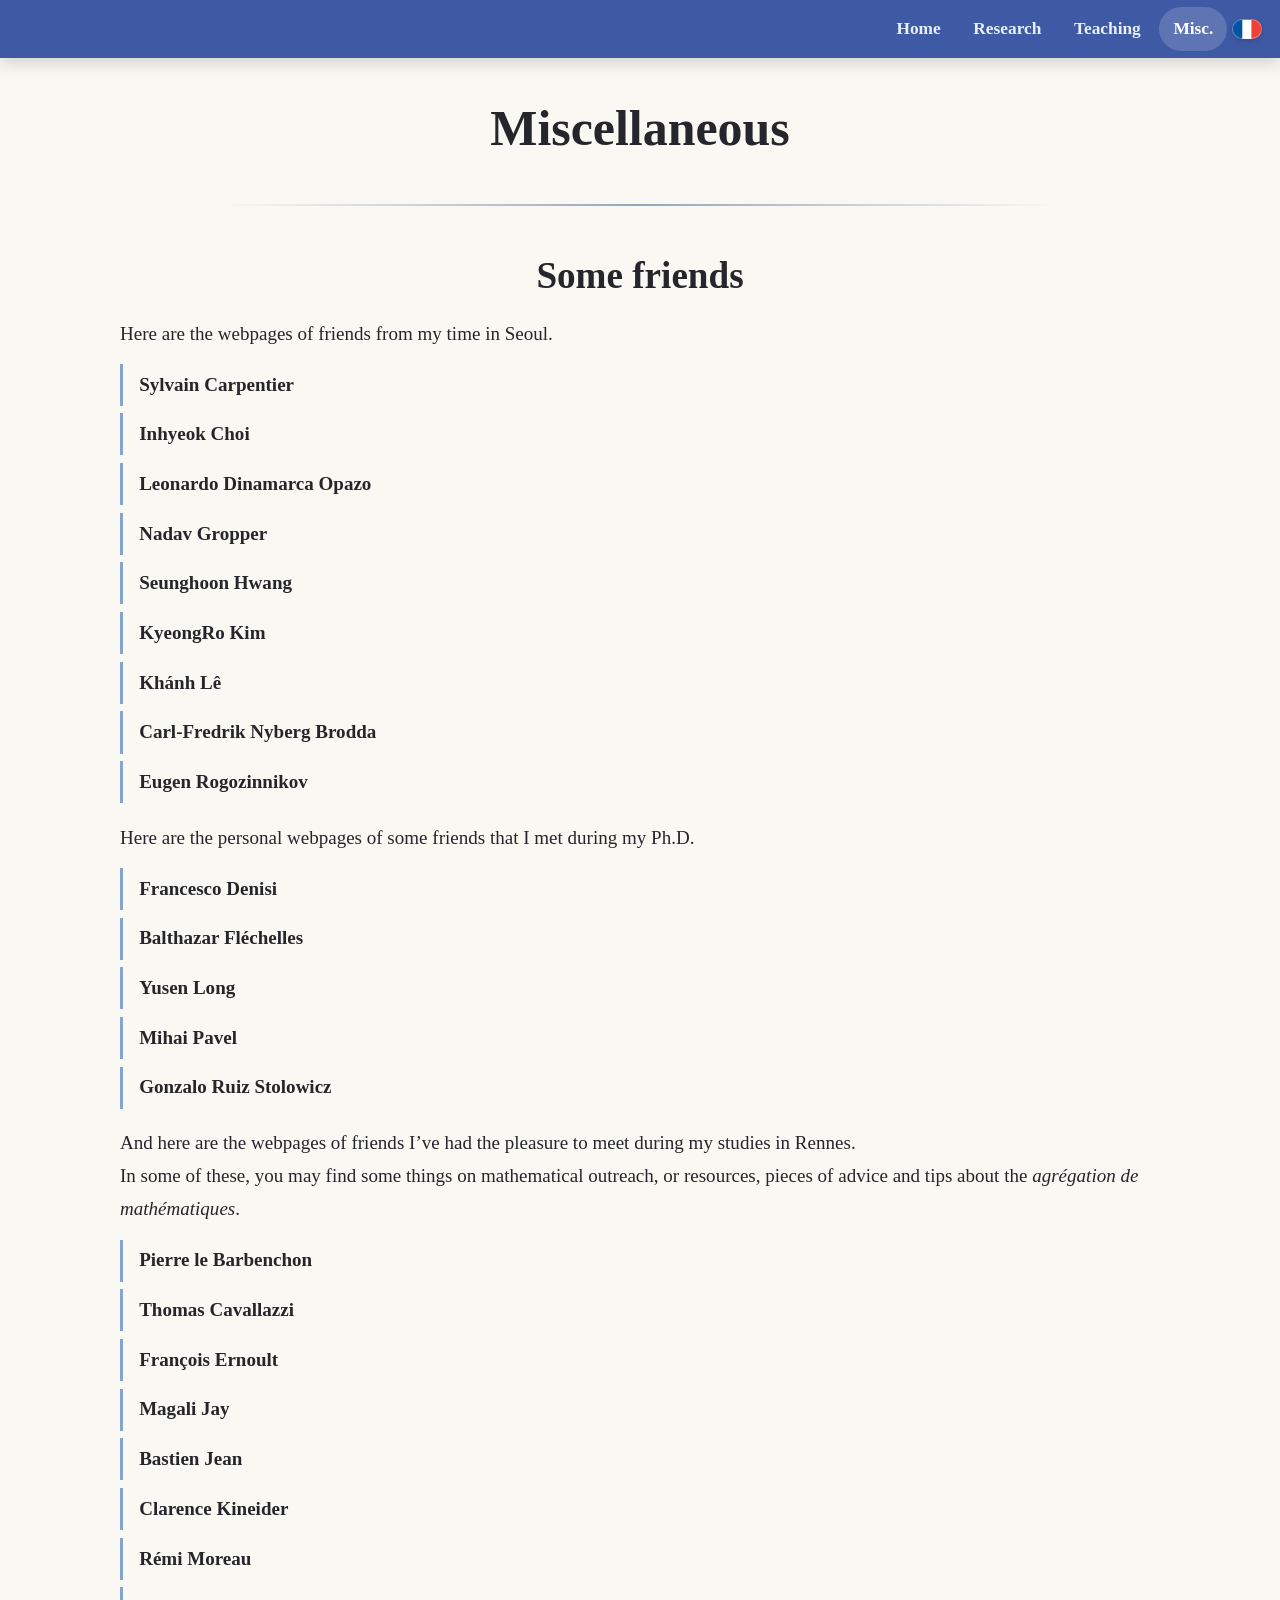
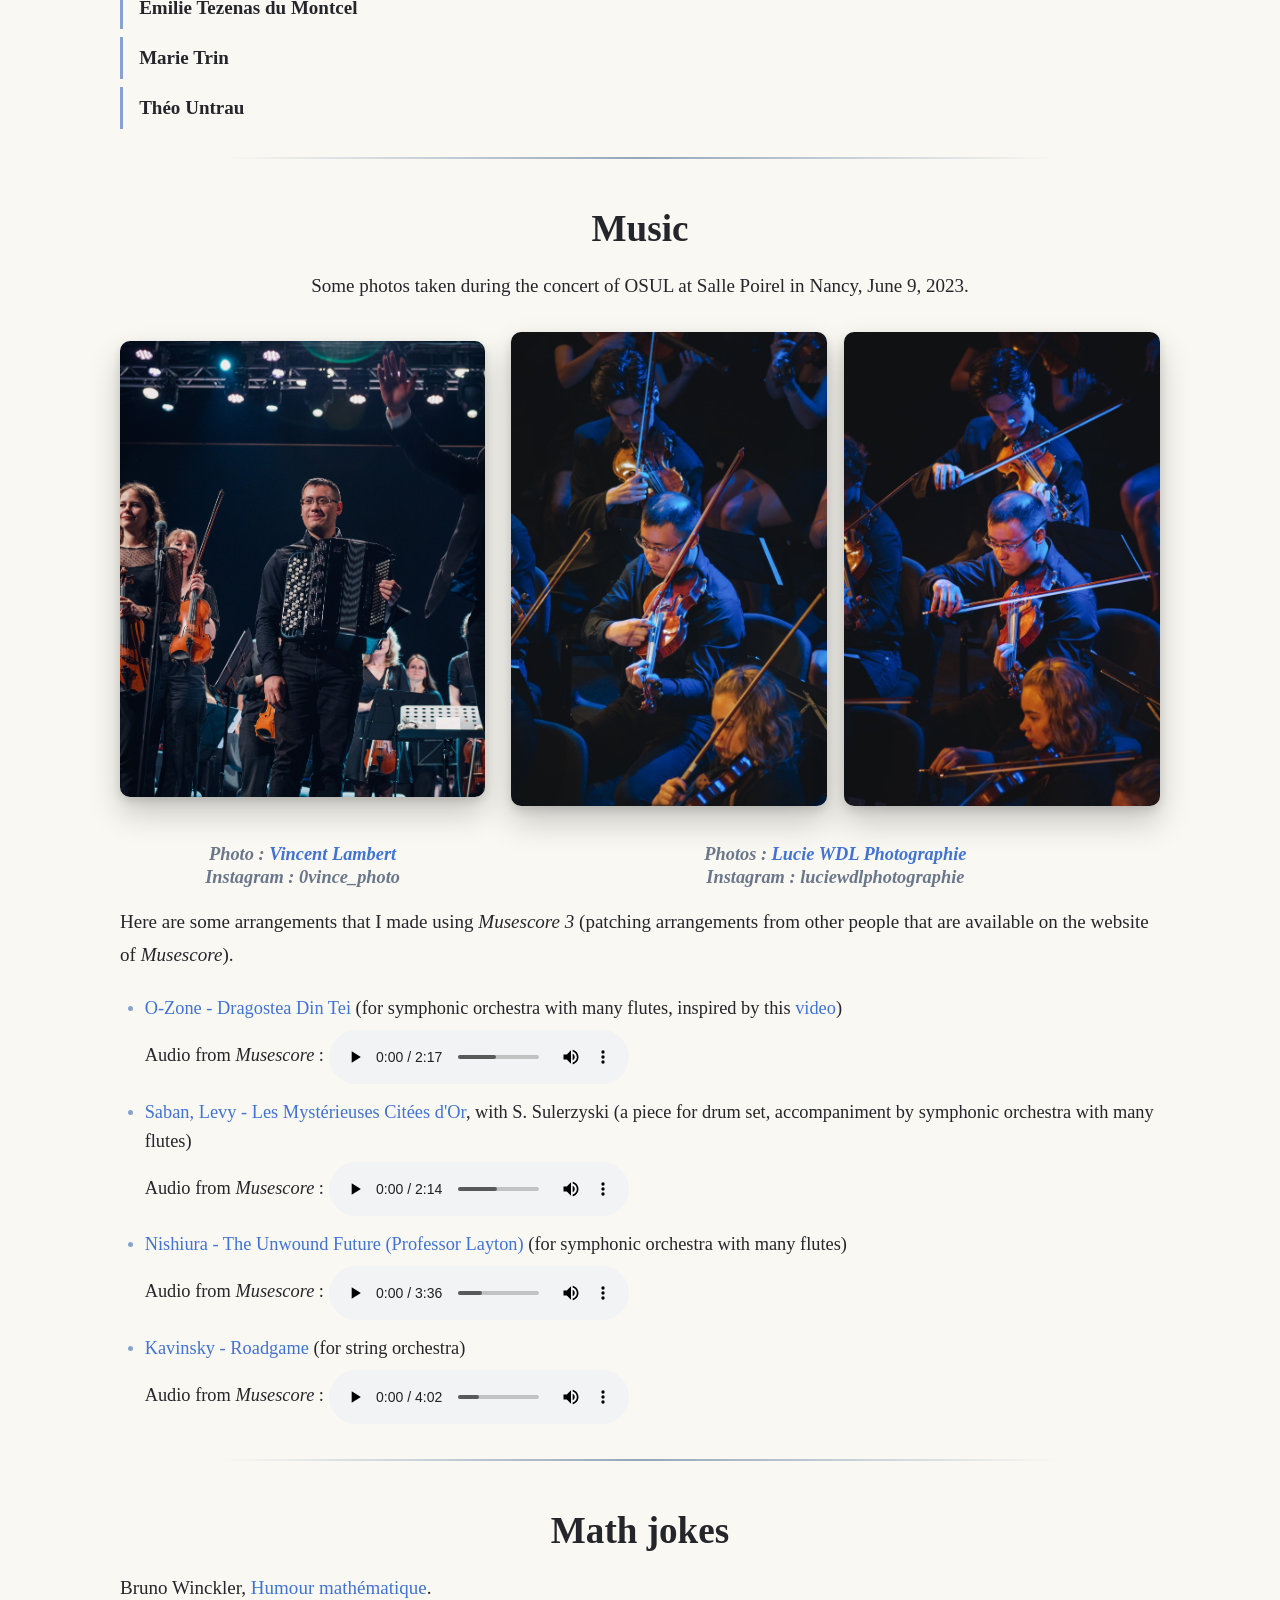
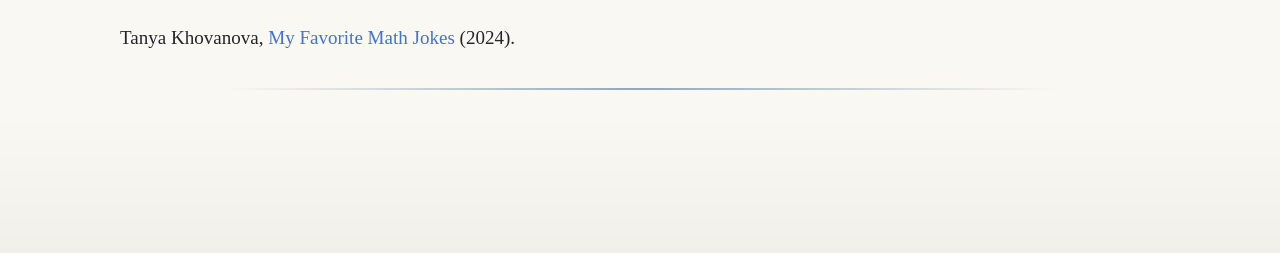
<file: misc.html>
<!DOCTYPE html>
<html lang="en">

<head>
	<meta charset="UTF-8">
	<meta http-equiv="X-UA-Compatible" content="IE=edge">
	<meta name="viewport" content="width=device-width,initial-scale=1.0">
	<meta name="keyword" content="david, xu, math, maths, mathématiques, mathematics, page personnelle, webpage, ens, rennes, agreg, agrégation, strasbourg, nancy, IECL, orsay, LMO, IMO, KIAS, thèse, espace hyperbolique, hyperbolic space, dimension, infinie, infinite">
	<meta name='description' content="David Xu's webpage. Research fellow in mathematics at KIAS.">	
	<title> David Xu </title>
	<link rel="stylesheet" type="text/css" href="./documents/css/style.css">
	<!-- Load an icon library to show a hamburger menu (bars) on small screens -->
	<link rel="stylesheet" href="https://cdnjs.cloudflare.com/ajax/libs/font-awesome/4.7.0/css/font-awesome.min.css">
</head>

<body>

	<header class="header">
		
		<nav class="navbar" id="myNavbar">
			<a href="./index_en">Home</a>
			<a href="./research">Research</a>
			<a href="./teaching">Teaching</a>
			<a class=active href="./misc">Misc.</a>
			<a href="./divers" class="langue fr"></a>
			<a href="javascript:void(0);" class="icon" onclick="myFunction()">
    			<i class="fa fa-bars"></i>
  			</a>
		</nav>
		
		<script>
			function myFunction() {
    			var x = document.getElementById("myNavbar");
    			var icon = x.querySelector(".icon i");

    			if (x.className === "navbar") {
      			x.className += " responsive";
      			icon.className = "fa fa-times";
    			} else {
      			x.className = "navbar";
      			icon.className = "fa fa-bars";
    			}
  			}
		</script>
	</header>

   <main>
   
   <div class="centered">
   
   	<h1 align=center>Miscellaneous</h1>
   	
   	<hr>

   	<h2 align=center>Some friends</h2>
   	
   	<p>Here are the webpages of friends from my time in Seoul.</p>
  		
  		<a class="page-perso" href="https://sylvaincarpentier.github.io/">Sylvain Carpentier</a>
  		
  		<a class="page-perso" href="https://inhyeokchoi48.github.io/">Inhyeok Choi</a>
  		
  		<a class="page-perso" href="https://sites.google.com/view/leonardo-dinamarca-opazo/">Leonardo Dinamarca Opazo</a>
  		
  		<a class="page-perso" href="https://sites.google.com/view/nadav-gropper/">Nadav Gropper</a>
  		
  		<a class="page-perso" href="https://sites.google.com/view/seunghoonhwang">Seunghoon Hwang</a>  		
  		
  		<a class="page-perso" href="https://kyeongrokim.github.io/">KyeongRo Kim</a>
  		
  		<a class="page-perso" href="https://sites.google.com/view/khanhqle">Khánh Lê</a>
  		
  		<a class="page-perso" href="https://sites.google.com/view/cf-nb/">Carl-Fredrik Nyberg Brodda</a>
  		
  		<a class="page-perso" href="https://sites.google.com/view/rogozinnikov">Eugen Rogozinnikov</a>
   	
   	<p>Here are the personal webpages of some friends that I met during my Ph.D.</p>
  	
		<a class="page-perso" href="https://sites.google.com/view/franden/home-page">Francesco Denisi</a>
		
		<a class="page-perso" href="https://bflechelles.pages.math.cnrs.fr/">Balthazar Fléchelles</a>
  		
  		<a class="page-perso" href="https://perso.math.u-pem.fr/long.yusen/">Yusen Long</a>
  		
  		<a class="page-perso" href="https://sites.google.com/view/mihaipavel/home">Mihai Pavel</a>  		
  		
  		<a class="page-perso" href="https://site-9768384-3510-4689.mystrikingly.com/">Gonzalo Ruiz Stolowicz</a>
  		
  		<p>And here are the webpages of friends I’ve had the pleasure to meet during my studies in Rennes.<br>
  		In some of these, you may find some things on mathematical outreach, or resources, pieces of advice and tips about the <em>agrégation de mathématiques</em>.</p>
  		
  		<a class="page-perso" href="https://perso.eleves.ens-rennes.fr/people/pierre.le-barbenchon/">Pierre le Barbenchon</a>
		
		<a class="page-perso" href="https://perso.eleves.ens-rennes.fr/people/Thomas.Cavallazzi/">Thomas Cavallazzi</a>
  		
  		<a class="page-perso" href="https://perso.eleves.ens-rennes.fr/people/Francois.Ernoult/">François Ernoult</a>
  		
		<a class="page-perso" href="https://perso.eleves.ens-rennes.fr/people/magali.jay/">Magali Jay</a>  		
  		
  		<a class="page-perso" href="https://www-fourier.univ-grenoble-alpes.fr/~jeanbas/">Bastien Jean</a>		
  		
  		<a class="page-perso" href="https://kineider.github.io">Clarence Kineider</a>  		
  		
  		<a class="page-perso" href="https://perso.eleves.ens-rennes.fr/people/remi.moreau/">Rémi Moreau</a>
  		
  		<a class="page-perso" href="https://perso.eleves.ens-rennes.fr/people/emilie.tezenas-du-montcel/">Emilie Tezenas du Montcel</a>
  		
  		<a class="page-perso" href="https://sites.google.com/view/marie-trin">Marie Trin</a>
  		
  		<a class="page-perso" href="https://perso.eleves.ens-rennes.fr/people/theo.untrau/">Théo Untrau</a>
  		
  		<hr>
		
		<h2 align=center>Music</h2>
		
  		<p align=center>Some photos taken during the concert of OSUL at Salle Poirel in Nancy, June 9, 2023.</p>
  		
  		<div class="photo-layout">
    		<figure class="photo-block photo-block-main">
      		<div class="photo-main-frame">
        			<img src="./documents/images/OSUL_Poirel_2023_acc.jpg" alt="accordioning with OSUL in Salle Poirel, 2023">
      		</div>
      	<figcaption class="photo-caption">
        		<h3 class="credit">Photo : <a href="https://www.facebook.com/groups/343043645817213/user/100003617098665/">Vincent Lambert</a><br>
        		Instagram : 0vince_photo</h3>
      	</figcaption>
    		</figure>

    		<div class="photo-block photo-block-pair">
      		<div class="photo-pair-images">
        			<div class="photo-pair-frame">
          			<img src="./documents/images/OSUL_Poirel_2023_pizz.jpg" alt="pizzicatoing with OSUL in Salle Poirel, 2023">
        			</div>
        			<div class="photo-pair-frame">
          			<img src="./documents/images/OSUL_Poirel_2023_arco.jpg" alt="arcoing with OSUL in Salle Poirel, 2023">
        			</div>
      		</div>
      	<div class="photo-caption">
        		<h3 class="credit">Photos : <a href="https://www.facebook.com/groups/343043645817213/user/100063615128652/">Lucie WDL Photographie</a><br>
        		Instagram : luciewdlphotographie</h3>
      	</div>
    		</div>
  		</div>
  		
  		<p>Here are some arrangements that I made using <i>Musescore 3</i> (patching arrangements from other people that are available on the website of <i>Musescore</i>).</p>
  		
  		<ul>
      	<li><a href="./documents/musique/Dragostea Din Tei.mscz" target="_blank">O-Zone - Dragostea Din Tei</a> (for symphonic orchestra with many flutes, inspired by this <a href="https://www.youtube.com/watch?v=9KSawDsJu_0">video</a>)<span class="line-break"></span>
      	Audio from <i>Musescore</i> : <audio controls src="./documents/musique/Dragostea Din Tei.mp3"></audio>
      	</li>
      	
      	<li><a href="./documents/musique/Les mystérieuses citées d'or.mscz" target="_blank">Saban, Levy - Les Mystérieuses Citées d'Or</a>, with S. Sulerzyski (a piece for drum set, accompaniment by symphonic orchestra with many flutes)<span class="line-break"></span>
      	Audio from <i>Musescore</i> : <audio controls src="./documents/musique/Les mystérieuses citées d'or.mp3"></audio>
      	</li>
      	
      	<li><a href="./documents/musique/The Unwound Future_OSUL_peut-etre.mscz" target="_blank">Nishiura - The Unwound Future (Professor Layton)</a> (for symphonic orchestra with many flutes)<span class="line-break"></span>
      	Audio from <i>Musescore</i> : <audio controls src="./documents/musique/The Unwound Future_OSUL_peut-etre.mp3"></audio>
      	</li>
      	
      	<li><a href="./documents/musique/Kavinsky - Roadgame.mscz" target="_blank">Kavinsky - Roadgame</a> (for string orchestra)<span class="line-break"></span>
      	Audio from <i>Musescore</i> : <audio controls src="./documents/musique/Kavinsky - Roadgame (avec CB).mp3"></audio>
      	</li>
    	</ul>

		<hr>
  		
  		<h2 align=center>Math jokes</h2>
		
		<p>Bruno Winckler, <a href="https://mathem-all.fr/bw/humour.html">Humour mathématique</a>.</p>
		
		<p>Tanya Khovanova, <a href="https://arxiv.org/abs/2403.01010v1">My Favorite Math Jokes</a> (2024).</p>
		
		<hr>
		
		
  	</div>
  	</main>

</body>
</html>
</file>
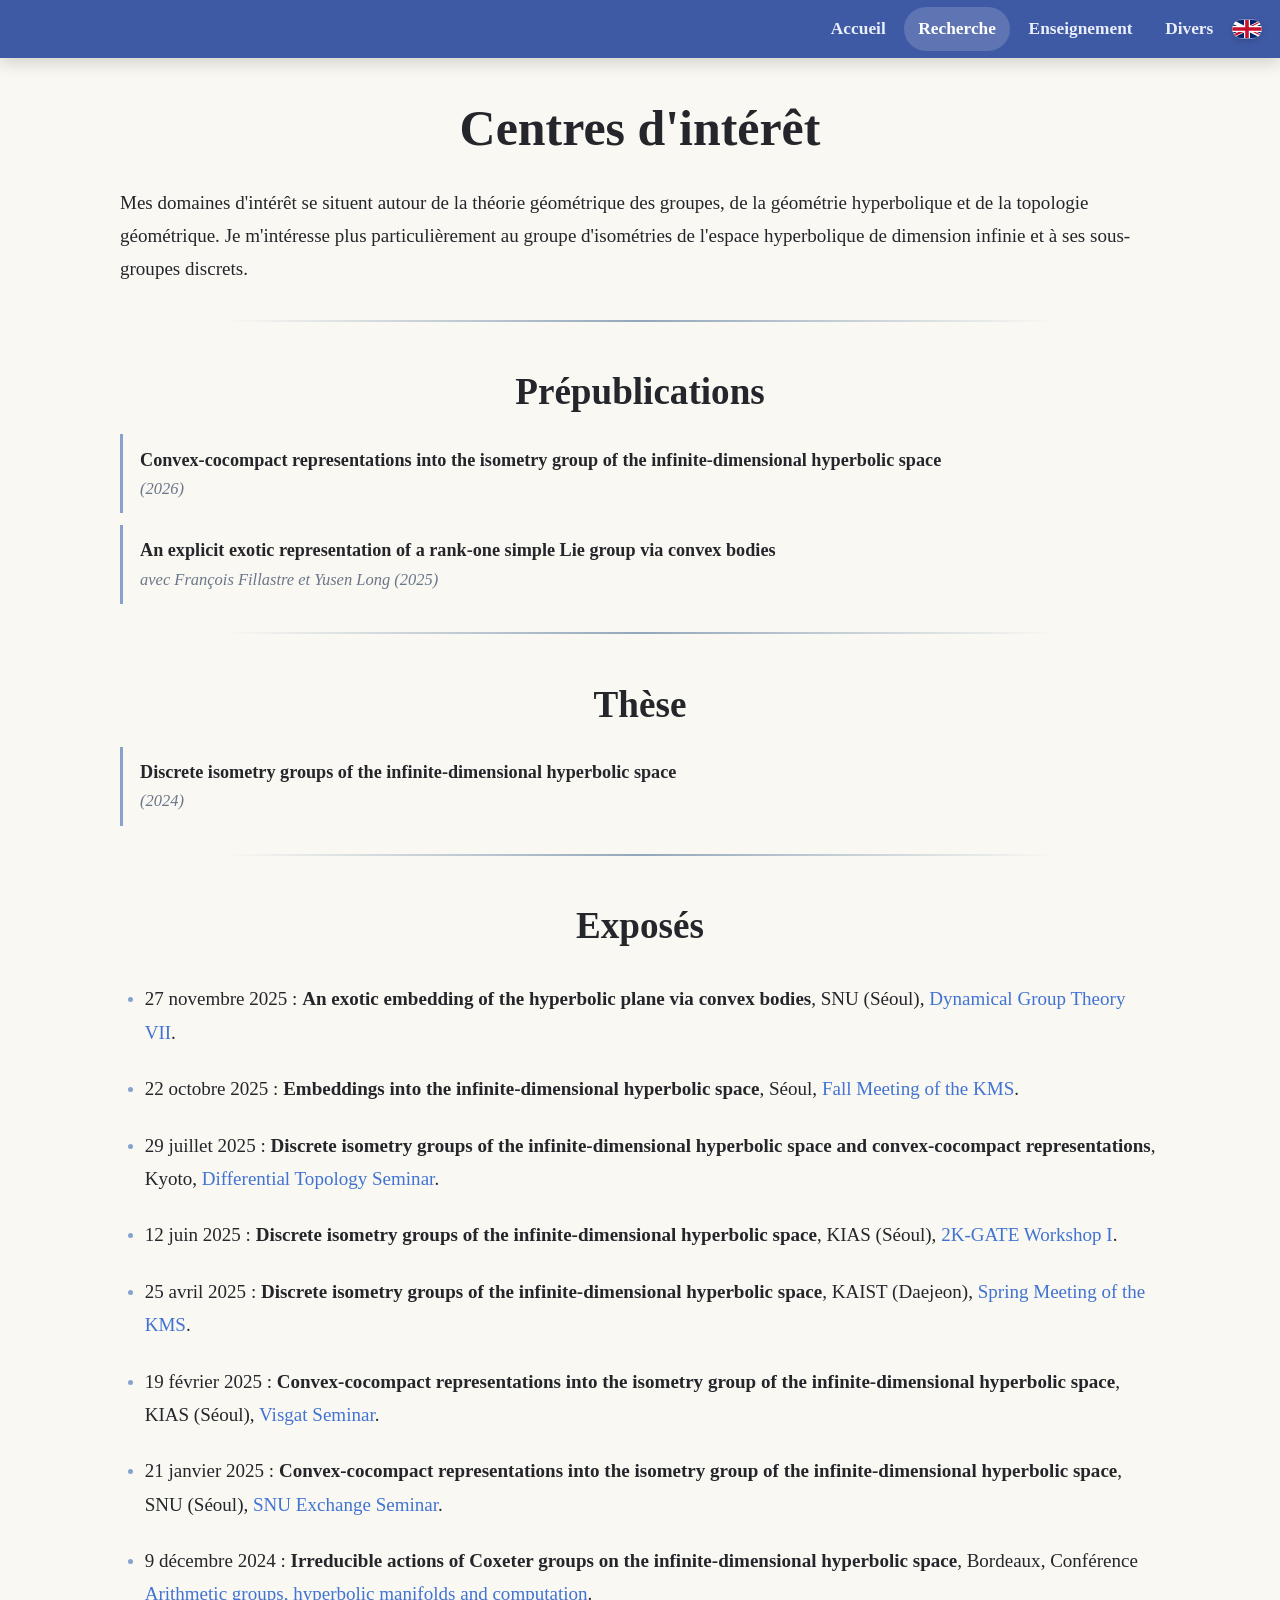
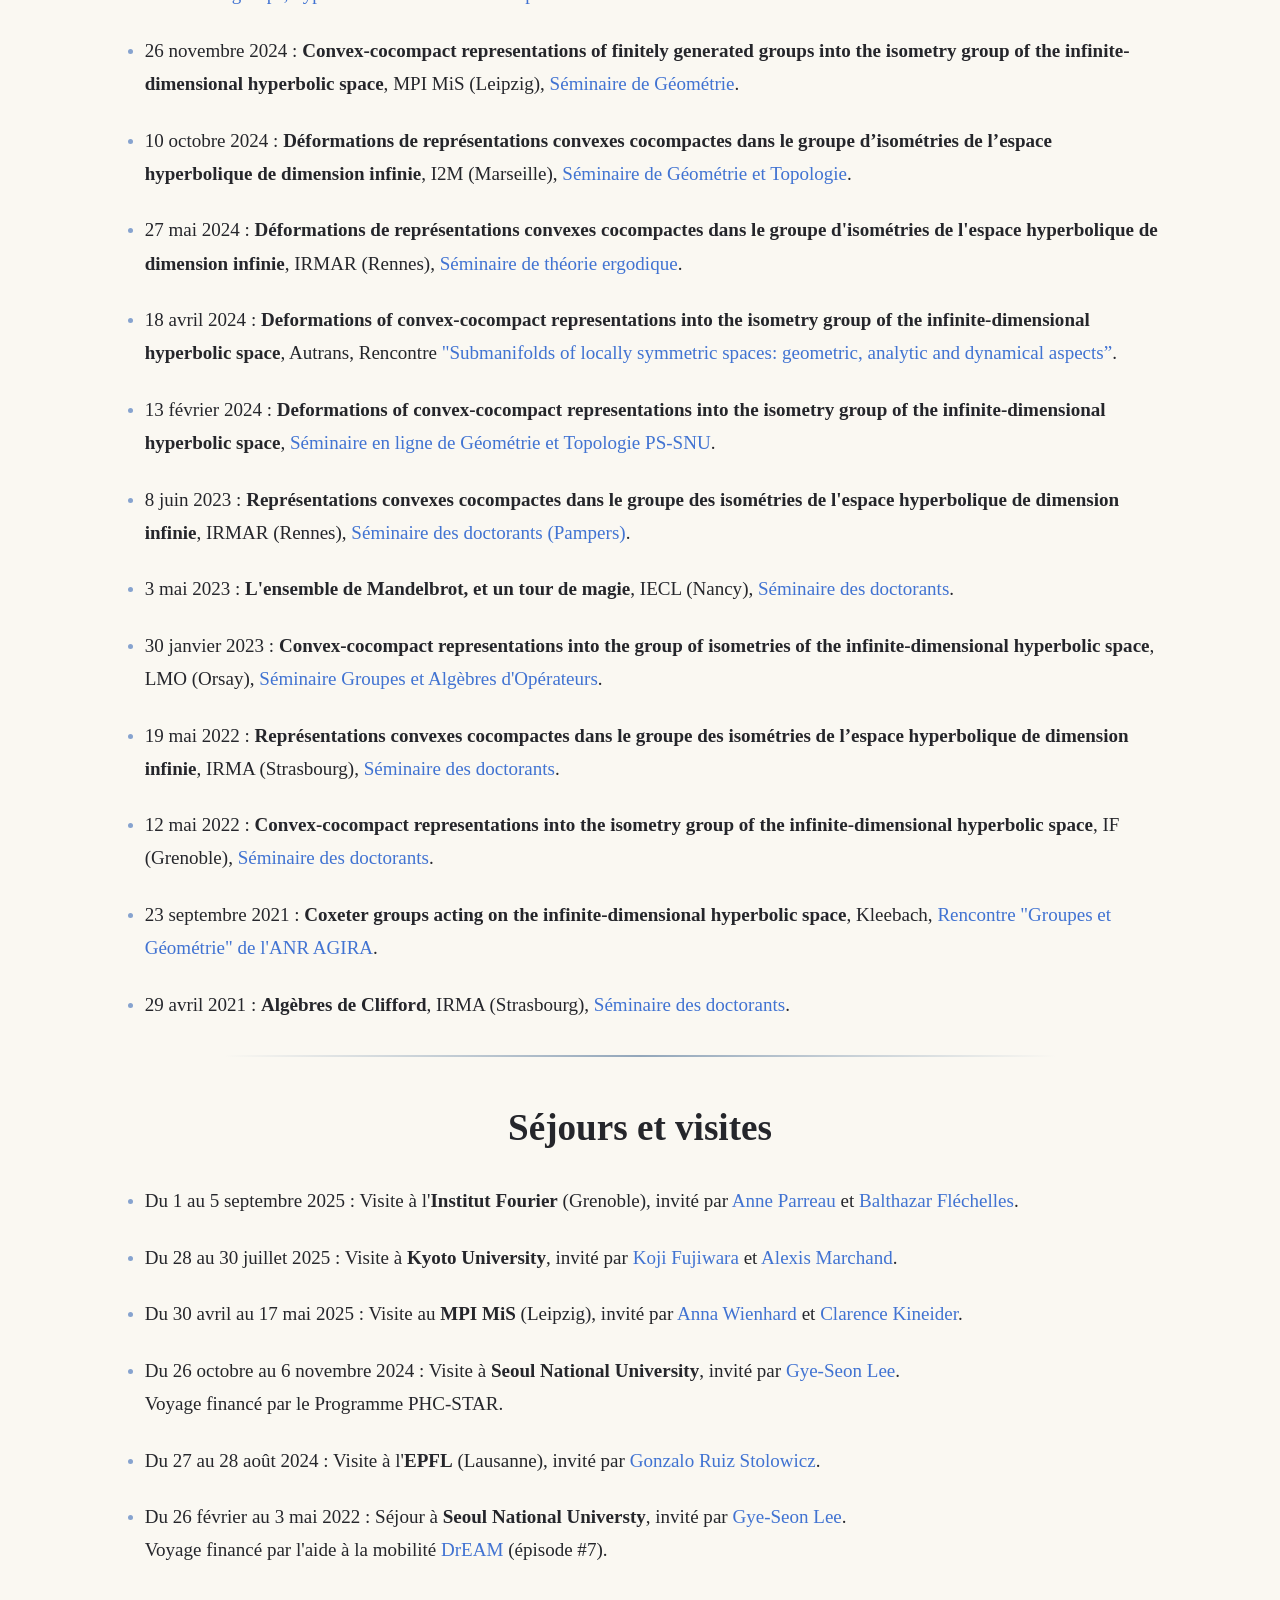
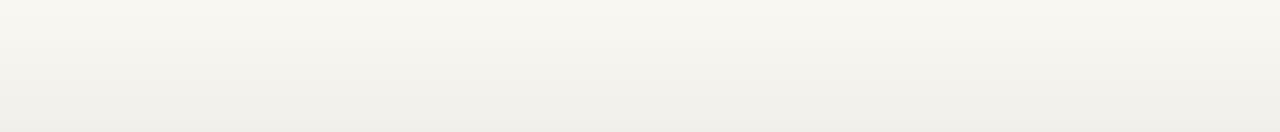
<file: recherche.html>
<!DOCTYPE html>
<html lang="fr">

<head>
	<meta charset="UTF-8">
	<meta http-equiv="X-UA-Compatible" content="IE=edge">
	<meta name="viewport" content="width=device-width,initial-scale=1.0">
	<meta name="keyword" content="david, xu, math, maths, mathématiques, mathematics, page personnelle, webpage, ens, rennes, agreg, agrégation, strasbourg, nancy, IECL, orsay, LMO, IMO, KIAS, thèse, espace hyperbolique, hyperbolic space, dimension, infinie, infinite">
	<meta name='description' content="Page personnelle de David Xu, docteur en mathématiques.">	
	<title> David Xu </title>
	<link rel="stylesheet" type="text/css" href="./documents/css/style.css">
	<!-- Load an icon library to show a hamburger menu (bars) on small screens -->
	<link rel="stylesheet" href="https://cdnjs.cloudflare.com/ajax/libs/font-awesome/4.7.0/css/font-awesome.min.css">
</head>

<body>

	<header class="header">
		
		<nav class="navbar" id="myNavbar">
			<a href="./">Accueil</a>
			<a class=active href="./recherche">Recherche</a>
			<a href="./enseignement">Enseignement</a>
			<a href="./divers">Divers</a>	
			<a href="./research" class="langue gb"></a>	
			<a href="javascript:void(0);" class="icon" onclick="myFunction()">
    			<i class="fa fa-bars"></i>
  			</a>
		</nav>
		
		<script>
			function myFunction() {
    			var x = document.getElementById("myNavbar");
    			var icon = x.querySelector(".icon i");

    			if (x.className === "navbar") {
      			x.className += " responsive";
      			icon.className = "fa fa-times";
    			} else {
      			x.className = "navbar";
      			icon.className = "fa fa-bars";
    			}
  			}
		</script>
	</header>

   <main>
   
   <div class="centered">

   	<h1 align=center>Centres d'intérêt</h1>

      	<p>Mes domaines d'intérêt se situent autour de la théorie géométrique des groupes, de la géométrie hyperbolique et de la topologie géométrique.
      	Je m'intéresse plus particulièrement au groupe d'isométries de l'espace hyperbolique de dimension infinie et à ses sous-groupes discrets.</p>
      	
        
    	<hr>

		<h2 align=center>Prépublications</h2>

			<ul class="articles-list">
  				<li class="article">
    				<div class="article-title">
      				<a href="https://arxiv.org/abs/2402.12294">Convex-cocompact representations into the isometry group of the infinite-dimensional hyperbolic space</a>
    				</div>
    				<div class="article-meta">
      				(2026)
    				</div>
  				</li>
  				<li class="article">
    				<div class="article-title">
      				<a href="https://arxiv.org/abs/2512.12369">An explicit exotic representation of a rank-one simple Lie group via convex bodies</a>
    				</div>
    				<div class="article-meta">
      				avec <a href="https://imag.umontpellier.fr/~fillastre/">François Fillastre</a> et <a href="https://perso.math.u-pem.fr/long.yusen/">Yusen Long</a> (2025)
    				</div>
  				</li>
			</ul>
			
		<hr>
		
		<h2 align=center>Thèse</h2>
		
			<ul class="articles-list">
				<li class="article">
					<div class="article-title">
						<a href="https://hal.univ-lorraine.fr/tel-04687768v1">Discrete isometry groups of the infinite-dimensional hyperbolic space</a>
					</div>
					<div class="article-meta">
						(2024)
					</div>
				</li>
			</ul>
		
		<hr>
		
		<h2 align=center>Exposés</h2>
		
			<ul>
				<li><p>27 novembre 2025 : <b>An exotic embedding of the hyperbolic plane via convex bodies</b>, SNU (Séoul), <a href="https://sites.google.com/view/dgtvii/home">Dynamical Group Theory VII</a>.</p></li>
				<li><p>22 octobre 2025 : <b>Embeddings into the infinite-dimensional hyperbolic space</b>, Séoul, <a href="https://www.kms.or.kr/conference/meet/program/session.html?period=90&session_detail=705">Fall Meeting of the KMS</a>.</p></li>
				<li><p>29 juillet 2025 : <b>Discrete isometry groups of the infinite-dimensional hyperbolic space and convex-cocompact representations</b>, Kyoto, <a href="https://www.math.kyoto-u.ac.jp/en/event/seminar/differential-topology">Differential Topology Seminar</a>.</p></li>
				<li><p>12 juin 2025 : <b>Discrete isometry groups of the infinite-dimensional hyperbolic space</b>, KIAS (Séoul), <a href="https://sites.google.com/view/2k-gate1/home">2K-GATE Workshop I</a>.</p></li>
				<li><p>25 avril 2025 : <b>Discrete isometry groups of the infinite-dimensional hyperbolic space</b>, KAIST (Daejeon), <a href="https://www.kms.or.kr/conference/2025_spring/">Spring Meeting of the KMS</a>.</p></li>
				
				<li><p>19 février 2025 : <b>Convex-cocompact representations into the isometry group of the infinite-dimensional hyperbolic space</b>, KIAS (Séoul), <a href="https://visgat.kimsh.kr/home">Visgat Seminar</a>.</p></li>
				<li><p>21 janvier 2025 : <b>Convex-cocompact representations into the isometry group of the infinite-dimensional hyperbolic space</b>, SNU (Séoul), <a href="https://www.math.snu.ac.kr/~gyeseonlee/ExchangeSeminar.html">SNU Exchange Seminar</a>.</p></li>
				<li><p>9 décembre 2024 : <b>Irreducible actions of Coxeter groups on the infinite-dimensional hyperbolic space</b>, Bordeaux, Conférence <a href="https://aghmc.sciencesconf.org/?lang=fr">Arithmetic groups, hyperbolic manifolds and computation</a>.</p></li>
				<li><p>26 novembre 2024 : <b>Convex-cocompact representations of finitely generated groups into the isometry group of the infinite-dimensional hyperbolic space</b>, MPI MiS (Leipzig), <a href="https://www.mis.mpg.de/events/event/convex-cocompact-representations-of-finitely-generated-groups-into-the-isometry-group-of-the-infinite-dimensional-hyperbolic-space">Séminaire de Géométrie</a>.</p></li>
				<li><p>10 octobre 2024 : <b>Déformations de représentations convexes cocompactes dans le groupe d’isométries de l’espace hyperbolique de dimension infinie</b>, I2M (Marseille), <a href="https://www.i2m.univ-amu.fr/evenements/tba-137/">Séminaire de Géométrie et Topologie</a>.</p></li>
				<li><p>27 mai 2024 : <b>Déformations de représentations convexes cocompactes dans le groupe d'isométries de l'espace hyperbolique de dimension infinie</b>, IRMAR (Rennes), <a href="https://theo-ergo.univ-rennes1.fr/">Séminaire de théorie ergodique</a>.</p></li>
				<li><p>18 avril 2024 : <b>Deformations of convex-cocompact representations into the isometry group of the infinite-dimensional hyperbolic space</b>, Autrans, Rencontre <a href="https://submanifolds-autrans.sciencesconf.org/">"Submanifolds of locally symmetric spaces: geometric, analytic and dynamical aspects”</a>.</p></li>
				<li><p>13 février 2024 : <b>Deformations of convex-cocompact representations into the isometry group of the infinite-dimensional hyperbolic space</b>, <a href="https://www.math.snu.ac.kr/~gyeseonlee/PS-SNU-seminar">Séminaire en ligne de Géométrie et Topologie PS-SNU</a>.</p></li>	
				<li><p>8 juin 2023 : <b>Représentations convexes cocompactes dans le groupe des isométries de l'espace hyperbolique de dimension infinie</b>, IRMAR (Rennes), <a href="https://irmar.univ-rennes.fr/evenements/representations-convexes-cocompactes-dans-le-groupe-des-isometries-de-lespace">Séminaire des doctorants (Pampers)</a>.</p></li>	
				<li><p>3 mai 2023 : <b>L'ensemble de Mandelbrot, et un tour de magie</b>, IECL (Nancy), <a href="https://iecl.univ-lorraine.fr/events/seminaire-des-doctorants-titre-a-venir-5/">Séminaire des doctorants</a>.</p></li>	
				<li><p>30 janvier 2023 : <b>Convex-cocompact representations into the group of isometries of the infinite-dimensional hyperbolic space</b>, LMO (Orsay), <a href="https://cyrilhoudayer.com/groups-and-operator-algebras-seminar-2022-2023/">Séminaire Groupes et Algèbres d'Opérateurs</a>.</p></li>
				<li><p>19 mai 2022 : <b>Représentations convexes cocompactes dans le groupe des isométries de l’espace hyperbolique de dimension infinie</b>, IRMA (Strasbourg), <a href="https://irma.math.unistra.fr/seminaires/seminaire-doctorants-2022.html">Séminaire des doctorants</a>.</p></li>	
				<li><p>12 mai 2022 : <b>Convex-cocompact representations into the isometry group of the infinite-dimensional hyperbolic space</b>, IF (Grenoble), <a href="https://www-fourier.ujf-grenoble.fr/?q=fr/content/david-xu">Séminaire des doctorants</a>.</p></li>
				<li><p>23 septembre 2021 : <b>Coxeter groups acting on the infinite-dimensional hyperbolic space</b>, Kleebach, <a href="https://www-fourier.univ-grenoble-alpes.fr/~py/kleebach.html">Rencontre "Groupes et Géométrie" de l'ANR AGIRA</a>.</p></li>	
				<li><p>29 avril 2021 : <b>Algèbres de Clifford</b>, IRMA (Strasbourg), <a href="https://irma.math.unistra.fr/seminaires/seminaire-doctorants-2021.html#!">Séminaire des doctorants</a>.</p></li>	
			</ul>
			
		<hr>
			
		<h2 align=center>Séjours et visites</h2>
			
			<ul>
				<li><p>Du 1 au 5 septembre 2025 : Visite à l'<b>Institut Fourier</b> (Grenoble), invité par <a href="https://www-fourier.univ-grenoble-alpes.fr/~parreau/">Anne Parreau</a> et <a href="https://bflechelles.pages.math.cnrs.fr/">Balthazar Fléchelles</a>.</p></li>
				<li><p>Du 28 au 30 juillet 2025 : Visite à <b>Kyoto University</b>, invité par <a href="https://www.oist.jp/research/research-units/ggt/koji-fujiwara">Koji Fujiwara</a> et <a href="https://alexis-marchand.github.io/">Alexis Marchand</a>.</p></li>
				<li><p>Du 30 avril au 17 mai 2025 : Visite au <b>MPI MiS</b> (Leipzig), invité par <a href="https://www.mis.mpg.de/people/anna-wienhard">Anna Wienhard</a> et <a href="https://kineider.github.io/">Clarence Kineider</a>.</p></li>
				<li><p>Du 26 octobre au 6 novembre 2024 : Visite à <b>Seoul National University</b>, invité par <a href="https://www.math.snu.ac.kr/~gyeseonlee/">Gye-Seon Lee</a>.<span class="line-break"></span>
						Voyage financé par le Programme PHC-STAR.</p></li>
				<li><p>Du 27 au 28 août 2024 : Visite à l'<b>EPFL</b> (Lausanne), invité par <a href="https://site-9768384-3510-4689.mystrikingly.com/">Gonzalo Ruiz Stolowicz</a>.</p></li>
				<li><p>Du 26 février au 3 mai 2022 : Séjour à <b>Seoul National Universty</b>, invité par <a href="https://www.math.snu.ac.kr/~gyeseonlee/">Gye-Seon Lee</a>.<span class="line-break"></span>
						Voyage financé par l'aide à la mobilité <a href="http://doctorat.univ-lorraine.fr/fr/international/dream">DrEAM</a> (épisode #7).</p></li>
			</ul>
  	
  	</div>
  	</main>

</body>
</html>
</file>
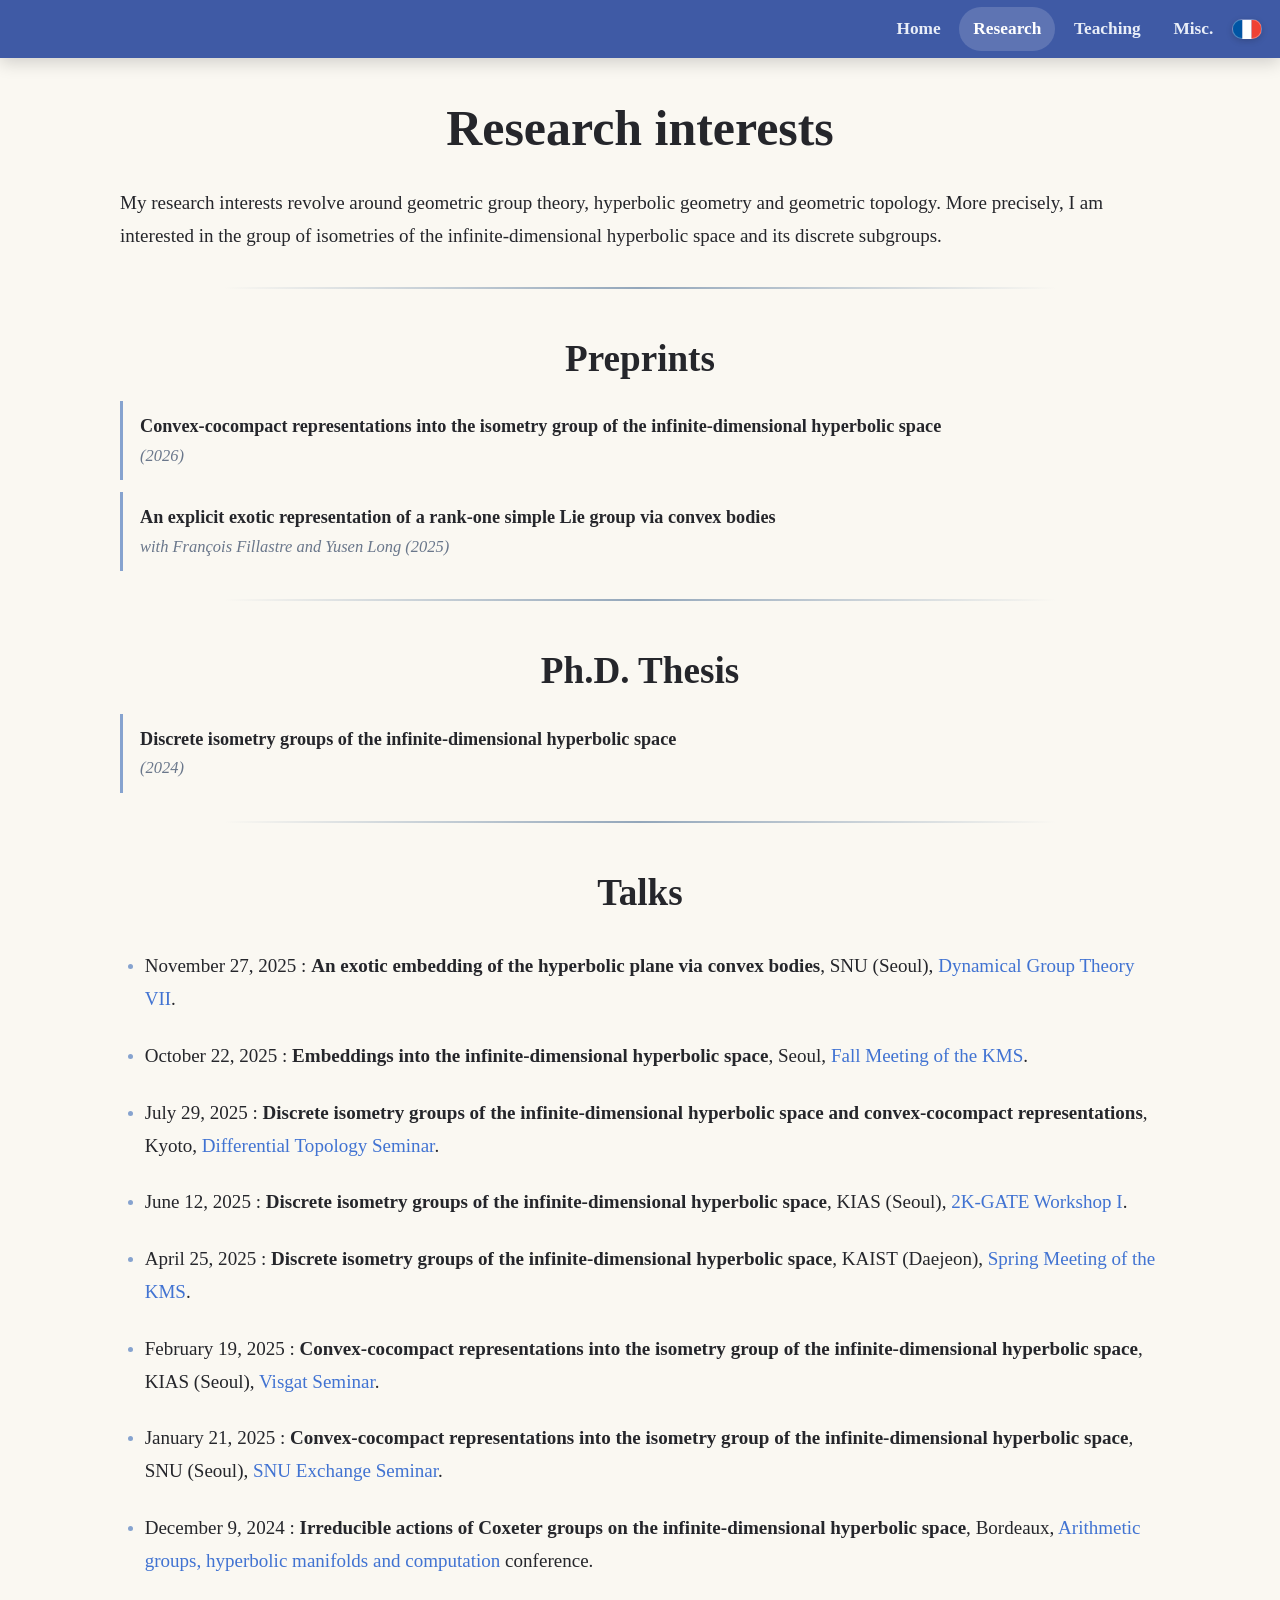
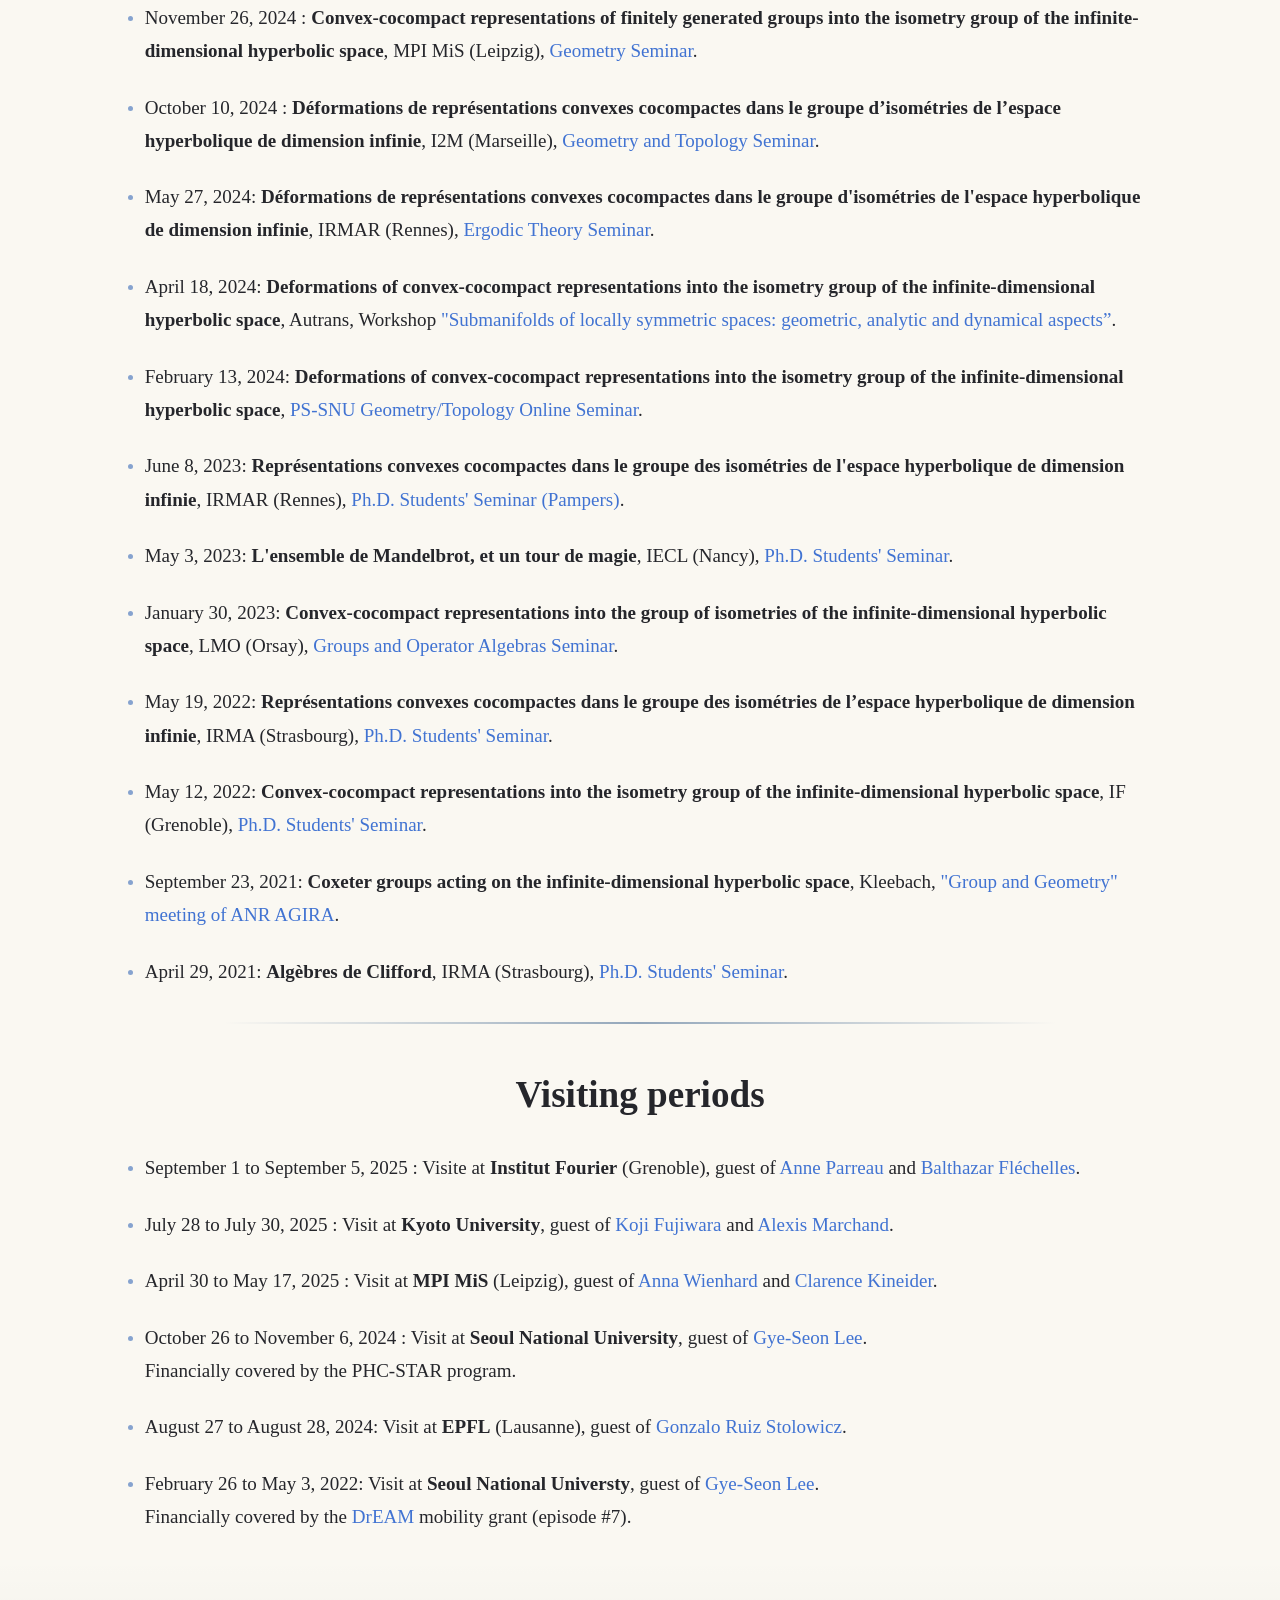
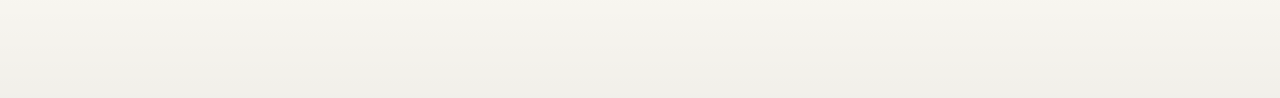
<file: research.html>
<!DOCTYPE html>
<html lang="en">

<head>
	<meta charset="UTF-8">
	<meta http-equiv="X-UA-Compatible" content="IE=edge">
	<meta name="viewport" content="width=device-width,initial-scale=1.0">
	<meta name="keyword" content="david, xu, math, maths, mathématiques, mathematics, page personnelle, webpage, ens, rennes, agreg, agrégation, strasbourg, nancy, IECL, orsay, LMO, IMO, KIAS, thèse, espace hyperbolique, hyperbolic space, dimension, infinie, infinite">
	<meta name='description' content="David Xu's webpage. Research fellow in Mathematics at KIAS.">	
	<title> David Xu </title>
	<link rel="stylesheet" type="text/css" href="./documents/css/style.css">
	<!-- Load an icon library to show a hamburger menu (bars) on small screens -->
	<link rel="stylesheet" href="https://cdnjs.cloudflare.com/ajax/libs/font-awesome/4.7.0/css/font-awesome.min.css">
</head>

<body>

	<header class="header">
		
		<nav class="navbar" id="myNavbar">
			<a href="./index_en">Home</a>	
			<a class=active href="./research">Research</a>
			<a href="./teaching">Teaching</a>
			<a href="./misc">Misc.</a>
			<a href="./recherche" class="langue fr"></a>	
			<a href="javascript:void(0);" class="icon" onclick="myFunction()">
    			<i class="fa fa-bars"></i>
  			</a>
		</nav>
		
		<script>
			function myFunction() {
    			var x = document.getElementById("myNavbar");
    			var icon = x.querySelector(".icon i");

    			if (x.className === "navbar") {
      			x.className += " responsive";
      			icon.className = "fa fa-times";
    			} else {
      			x.className = "navbar";
      			icon.className = "fa fa-bars";
    			}
  			}
		</script>
	</header>

   <main>
   
   <div class="centered">
 
   	<h1 align=center>Research interests</h1>

      	<p>My research interests revolve around geometric group theory, hyperbolic geometry and geometric topology.
      	More precisely, I am interested in the group of isometries of the infinite-dimensional hyperbolic space and its discrete subgroups.</p>
      	
        
    	<hr>

		<h2 align=center>Preprints</h2>
		
			<ul class="articles-list">
  				<li class="article">
    				<div class="article-title">
      				<a href="https://arxiv.org/abs/2402.12294">Convex-cocompact representations into the isometry group of the infinite-dimensional hyperbolic space</a>
    				</div>
    				<div class="article-meta">
      				(2026)
    				</div>
  				</li>
  				<li class="article">
    				<div class="article-title">
      				<a href="https://arxiv.org/abs/2512.12369">An explicit exotic representation of a rank-one simple Lie group via convex bodies</a>
    				</div>
    				<div class="article-meta">
      				with <a href="https://imag.umontpellier.fr/~fillastre/">François Fillastre</a> and <a href="https://perso.math.u-pem.fr/long.yusen/">Yusen Long</a> (2025)
    				</div>
  				</li>
			</ul>
			
		<hr>
		
		<h2 align=center>Ph.D. Thesis</h2>
		
			<ul class="articles-list">
				<li class="article">
					<div class="article-title">
						<a href="https://hal.univ-lorraine.fr/tel-04687768v1">Discrete isometry groups of the infinite-dimensional hyperbolic space</a>
					</div>
					<div class="article-meta">
						(2024)
					</div>
				</li>
			</ul>
		
		<hr>
		
		<h2 align=center>Talks</h2>
		
			<ul>
				<li><p>November 27, 2025 : <b>An exotic embedding of the hyperbolic plane via convex bodies</b>, SNU (Seoul), <a href="https://sites.google.com/view/dgtvii/home">Dynamical Group Theory VII</a>.</p></li>
				<li><p>October 22, 2025 : <b>Embeddings into the infinite-dimensional hyperbolic space</b>, Seoul, <a href="https://www.kms.or.kr/conference/meet/program/session.html?period=90&session_detail=705">Fall Meeting of the KMS</a>.</p></li>
				<li><p>July 29, 2025 : <b>Discrete isometry groups of the infinite-dimensional hyperbolic space and convex-cocompact representations</b>, Kyoto, <a href="https://www.math.kyoto-u.ac.jp/en/event/seminar/differential-topology">Differential Topology Seminar</a>.</p></li>
				<li><p>June 12, 2025 : <b>Discrete isometry groups of the infinite-dimensional hyperbolic space</b>, KIAS (Seoul), <a href="https://sites.google.com/view/2k-gate1/home">2K-GATE Workshop I</a>.</p></li>
				<li><p>April 25, 2025 : <b>Discrete isometry groups of the infinite-dimensional hyperbolic space</b>, KAIST (Daejeon), <a href="https://www.kms.or.kr/conference/2025_spring/">Spring Meeting of the KMS</a>.</p></li>
				
				<li><p>February 19, 2025 : <b>Convex-cocompact representations into the isometry group of the infinite-dimensional hyperbolic space</b>, KIAS (Seoul), <a href="https://visgat.kimsh.kr/home">Visgat Seminar</a>.</p></li>
				<li><p>January 21, 2025 : <b>Convex-cocompact representations into the isometry group of the infinite-dimensional hyperbolic space</b>, SNU (Seoul), <a href="https://www.math.snu.ac.kr/~gyeseonlee/ExchangeSeminar.html">SNU Exchange Seminar</a>.</p></li>
				<li><p>December 9, 2024 : <b>Irreducible actions of Coxeter groups on the infinite-dimensional hyperbolic space</b>, Bordeaux, <a href="https://aghmc.sciencesconf.org/?lang=fr">Arithmetic groups, hyperbolic manifolds and computation</a> conference.</p></li>
				<li><p>November 26, 2024 : <b>Convex-cocompact representations of finitely generated groups into the isometry group of the infinite-dimensional hyperbolic space</b>, MPI MiS (Leipzig), <a href="https://www.mis.mpg.de/events/event/convex-cocompact-representations-of-finitely-generated-groups-into-the-isometry-group-of-the-infinite-dimensional-hyperbolic-space">Geometry Seminar</a>.</p></li>
				<li><p>October 10, 2024 : <b>Déformations de représentations convexes cocompactes dans le groupe d’isométries de l’espace hyperbolique de dimension infinie</b>, I2M (Marseille), <a href="https://www.i2m.univ-amu.fr/evenements/tba-137/">Geometry and Topology Seminar</a>.</p></li>
				<li><p>May 27, 2024: <b>Déformations de représentations convexes cocompactes dans le groupe d'isométries de l'espace hyperbolique de dimension infinie</b>, IRMAR (Rennes), <a href="https://theo-ergo.univ-rennes1.fr/">Ergodic Theory Seminar</a>.</p></li>
				<li><p>April 18, 2024: <b>Deformations of convex-cocompact representations into the isometry group of the infinite-dimensional hyperbolic space</b>, Autrans, Workshop <a href="https://submanifolds-autrans.sciencesconf.org/">"Submanifolds of locally symmetric spaces: geometric, analytic and dynamical aspects”</a>.</p></li>
				<li><p>February 13, 2024: <b>Deformations of convex-cocompact representations into the isometry group of the infinite-dimensional hyperbolic space</b>, <a href="https://www.math.snu.ac.kr/~gyeseonlee/PS-SNU-seminar">PS-SNU Geometry/Topology Online Seminar</a>.</p></li>	
				<li><p>June 8, 2023: <b>Représentations convexes cocompactes dans le groupe des isométries de l'espace hyperbolique de dimension infinie</b>, IRMAR (Rennes), <a href="https://irmar.univ-rennes.fr/evenements/representations-convexes-cocompactes-dans-le-groupe-des-isometries-de-lespace">Ph.D. Students' Seminar (Pampers)</a>.</p></li>	
				<li><p>May 3, 2023: <b>L'ensemble de Mandelbrot, et un tour de magie</b>, IECL (Nancy), <a href="https://iecl.univ-lorraine.fr/events/seminaire-des-doctorants-titre-a-venir-5/">Ph.D. Students' Seminar</a>.</p></li>	
				<li><p>January 30, 2023: <b>Convex-cocompact representations into the group of isometries of the infinite-dimensional hyperbolic space</b>, LMO (Orsay), <a href="https://cyrilhoudayer.com/groups-and-operator-algebras-seminar-2022-2023/">Groups and Operator Algebras Seminar</a>.</p></li>
				<li><p>May 19, 2022: <b>Représentations convexes cocompactes dans le groupe des isométries de l’espace hyperbolique de dimension infinie</b>, IRMA (Strasbourg), <a href="https://irma.math.unistra.fr/seminaires/seminaire-doctorants-2022.html">Ph.D. Students' Seminar</a>.</p></li>	
				<li><p>May 12, 2022: <b>Convex-cocompact representations into the isometry group of the infinite-dimensional hyperbolic space</b>, IF (Grenoble), <a href="https://www-fourier.ujf-grenoble.fr/?q=fr/content/david-xu">Ph.D. Students' Seminar</a>.</p></li>
				<li><p>September 23, 2021: <b>Coxeter groups acting on the infinite-dimensional hyperbolic space</b>, Kleebach, <a href="https://www-fourier.univ-grenoble-alpes.fr/~py/kleebach.html">"Group and Geometry" meeting of ANR AGIRA</a>.</p></li>	
				<li><p>April 29, 2021: <b>Algèbres de Clifford</b>, IRMA (Strasbourg), <a href="https://irma.math.unistra.fr/seminaires/seminaire-doctorants-2021.html#!">Ph.D. Students' Seminar</a>.</p></li>	
			</ul>
			
		<hr>
			
		<h2 align=center>Visiting periods</h2>
			
			<ul>
				<li><p>September 1 to September 5, 2025 : Visite at <b>Institut Fourier</b> (Grenoble), guest of <a href="https://www-fourier.univ-grenoble-alpes.fr/~parreau/">Anne Parreau</a> and <a href="https://bflechelles.pages.math.cnrs.fr/">Balthazar Fléchelles</a>.</p></li>
				<li><p>July 28 to July 30, 2025 : Visit at <b>Kyoto University</b>, guest of <a href="https://www.oist.jp/research/research-units/ggt/koji-fujiwara">Koji Fujiwara</a> and <a href="https://alexis-marchand.github.io/">Alexis Marchand</a>.</p></li>
				<li><p>April 30 to May 17,  2025 : Visit at <b>MPI MiS</b> (Leipzig), guest of <a href="https://www.mis.mpg.de/people/anna-wienhard">Anna Wienhard</a> and <a href="https://kineider.github.io/">Clarence Kineider</a>.</p></li>
				<li><p>October 26 to November 6, 2024 : Visit at <b>Seoul National University</b>, guest of <a href="https://www.math.snu.ac.kr/~gyeseonlee/">Gye-Seon Lee</a>.<span class="line-break"></span>
						Financially covered by the PHC-STAR program.</p></li>
				<li><p>August 27 to August 28, 2024: Visit at <b>EPFL</b> (Lausanne), guest of <a href="https://site-9768384-3510-4689.mystrikingly.com/">Gonzalo Ruiz Stolowicz</a>.</p></li>
				<li><p>February 26 to May 3, 2022: Visit at <b>Seoul National Universty</b>, guest of <a href="https://www.math.snu.ac.kr/~gyeseonlee/">Gye-Seon Lee</a>.<span class="line-break"></span>
						Financially covered by the <a href="http://doctorat.univ-lorraine.fr/en/international/dream-en">DrEAM</a> mobility grant (episode #7).</p></li>
			</ul>
  	
  	</div>
  	</main>

</body>
</html>
</file>
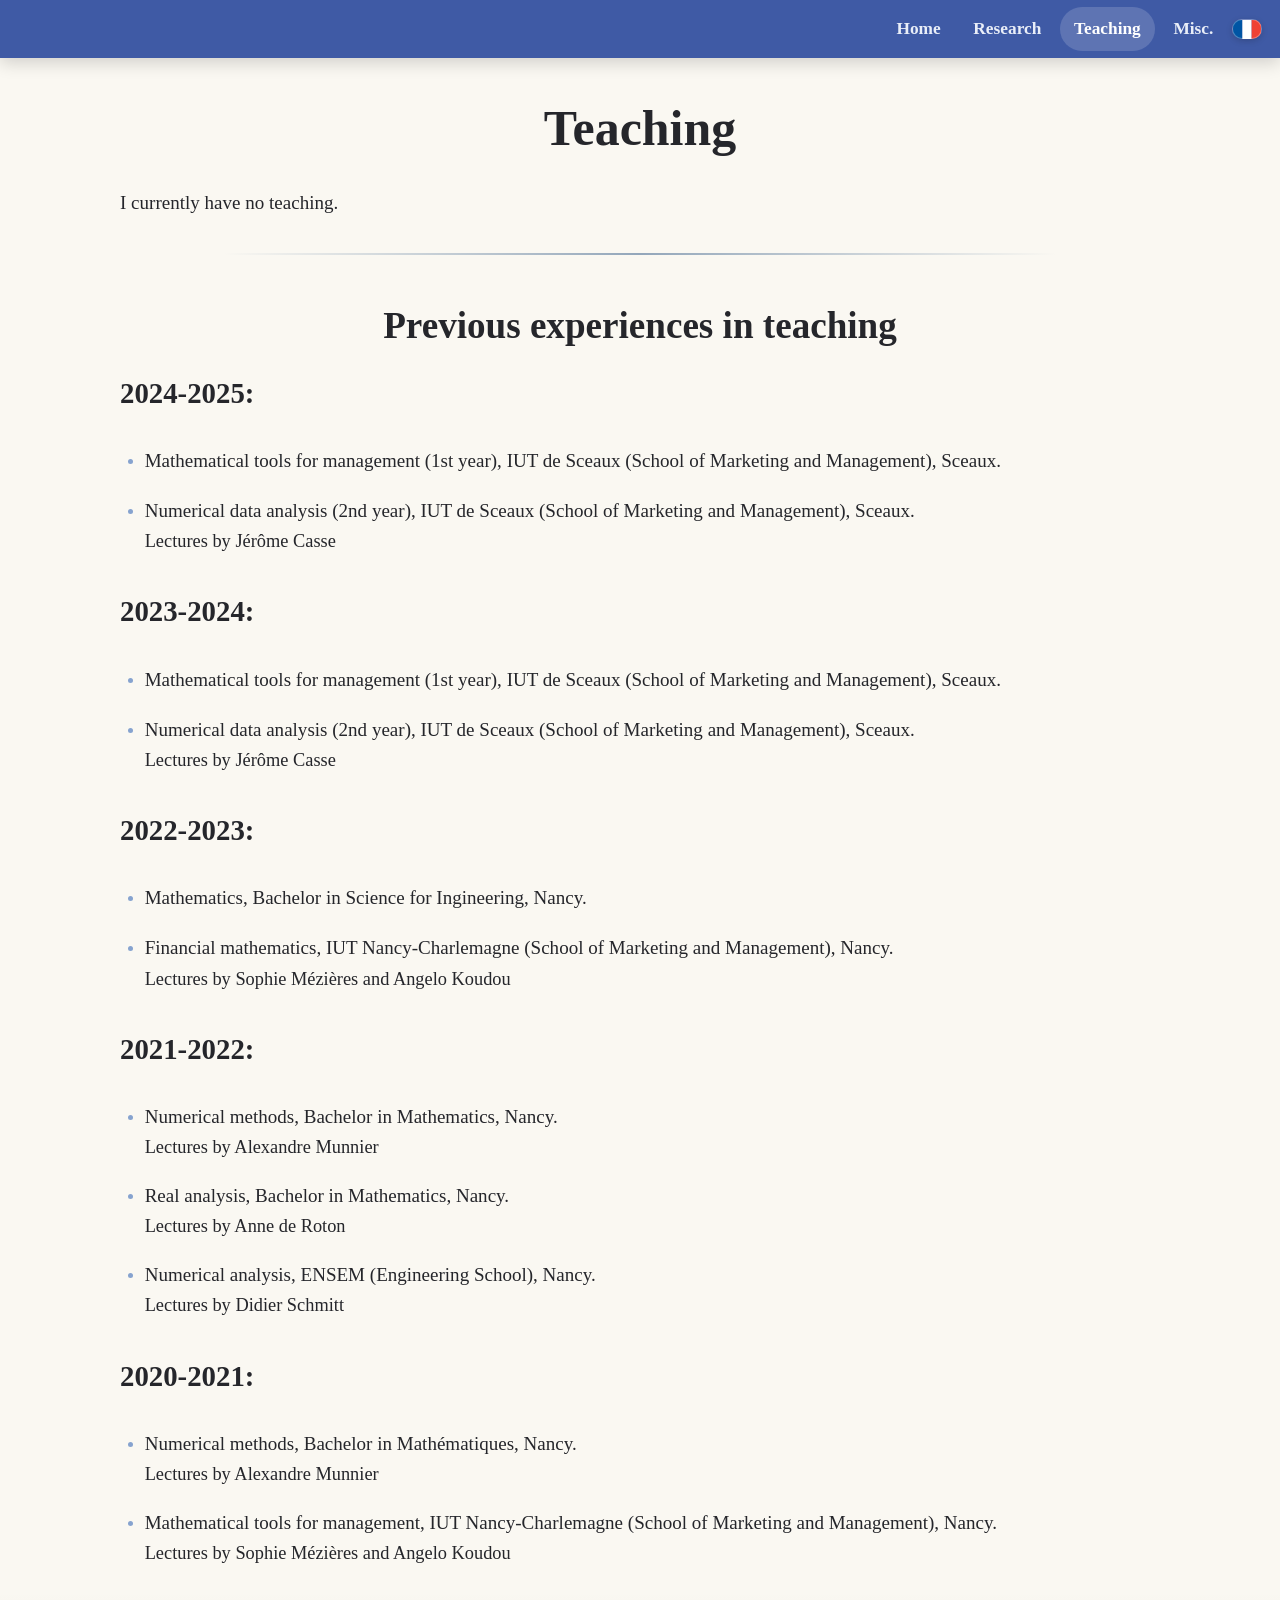
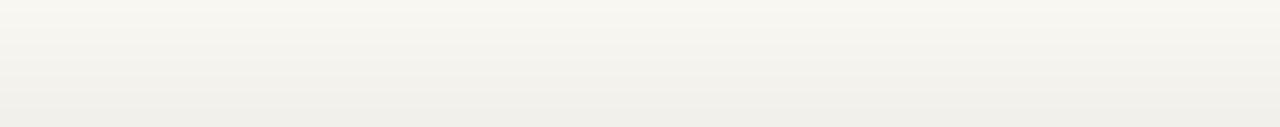
<file: teaching.html>
<!DOCTYPE html>
<html lang="en">

<head>
	<meta charset="UTF-8">
	<meta http-equiv="X-UA-Compatible" content="IE=edge">
	<meta name="viewport" content="width=device-width,initial-scale=1.0">
	<meta name="keyword" content="david, xu, math, maths, mathématiques, mathematics, page personnelle, webpage, ens, rennes, agreg, agrégation, strasbourg, nancy, IECL, orsay, LMO, IMO, KIAS, thèse, espace hyperbolique, hyperbolic space, dimension, infinie, infinite">
	<meta name='description' content="David Xu's webpage. Research fellow in Mathematics at KIAS.">	
	<title> David Xu </title>
	<link rel="stylesheet" type="text/css" href="./documents/css/style.css">
	<!-- Load an icon library to show a hamburger menu (bars) on small screens -->
	<link rel="stylesheet" href="https://cdnjs.cloudflare.com/ajax/libs/font-awesome/4.7.0/css/font-awesome.min.css">
</head>

<body>

	<header class="header">
		
		<nav class="navbar" id="myNavbar">
			<a href="./index_en">Home</a>
			<a href="./research">Research</a>
			<a class=active href="./teaching">Teaching</a>
			<a href="./misc">Misc.</a>
			<a href="./enseignement" class="langue fr"></a>
			<a href="javascript:void(0);" class="icon" onclick="myFunction()">
    			<i class="fa fa-bars"></i>
  			</a>
		</nav>
		
		<script>
			function myFunction() {
    			var x = document.getElementById("myNavbar");
    			var icon = x.querySelector(".icon i");

    			if (x.className === "navbar") {
      			x.className += " responsive";
      			icon.className = "fa fa-times";
    			} else {
      			x.className = "navbar";
      			icon.className = "fa fa-bars";
    			}
  			}
		</script>
	</header>

   <main>
   
   <div class="centered">

   	<h1 align=center>Teaching</h1>
   	
   	<p>I currently have no teaching.</p>
   	<hr>
   	
   	<h2 align=center>Previous experiences in teaching</h2>
   	
   	<h3>2024-2025:</h3>
   		<ul class="indent">
   			<li><p class="nobottompadding">Mathematical tools for management (1st year), IUT de Sceaux (School of Marketing and Management), Sceaux.</p></li>
				<li><p class="nobottompadding">Numerical data analysis (2nd year), IUT de Sceaux (School of Marketing and Management), Sceaux.</p><span class="line-break"></span>
					Lectures by Jérôme Casse</li>
			</ul>
   	<h3>2023-2024:</h3>
   		<ul class="indent">
   			<li><p class="nobottompadding">Mathematical tools for management (1st year), IUT de Sceaux (School of Marketing and Management), Sceaux.</p></li>
				<li><p class="nobottompadding">Numerical data analysis (2nd year), IUT de Sceaux (School of Marketing and Management), Sceaux.</p><span class="line-break"></span>
					Lectures by Jérôme Casse</li>
			</ul>
   	<h3>2022-2023:</h3>
   		<ul class="indent">
				<li><p class="nobottompadding">Mathematics, Bachelor in Science for Ingineering, Nancy.</p></li>
				<li><p class="nobottompadding">Financial mathematics, IUT Nancy-Charlemagne (School of Marketing and Management), Nancy.</p><span class="line-break"></span>
					Lectures by Sophie Mézières and Angelo Koudou</li>
			</ul>
		<h3>2021-2022:</h3>
			<ul class="indent">
				<li><p class="nobottompadding">Numerical methods, Bachelor in Mathematics, Nancy.</p><span class="line-break"></span>
					Lectures by Alexandre Munnier</li>
				<li><p class="nobottompadding">Real analysis, Bachelor in Mathematics, Nancy.</p><span class="line-break"></span>
					Lectures by Anne de Roton</li>
				<li><p class="nobottompadding">Numerical analysis, ENSEM (Engineering School), Nancy.</p><span class="line-break"></span>
					Lectures by Didier Schmitt</li>
			</ul>
		<h3>2020-2021:</h3>
			<ul class="indent">
				<li><p class="nobottompadding">Numerical methods, Bachelor in Mathématiques, Nancy.</p><span class="line-break"></span>
					Lectures by Alexandre Munnier</li>
				<li><p class="nobottompadding">Mathematical tools for management, IUT Nancy-Charlemagne (School of Marketing and Management), Nancy.</p><span class="line-break"></span>
					Lectures by Sophie Mézières and Angelo Koudou</li>
			</ul>
 	  	
  	</div>
  	</main>

</body>
</html>
</file>
<file: documents/css/style.css>
@charset "utf-8";

:root {
  --bg: #faf8f2;
  --surface: #ffffff;
  --surface-soft: #f5f2ea;

  --text: #25262b;
  --muted: #6a778b;
  --line: #d3dcec;

  --nav-bg: rgba(56, 84, 162, 0.96);
  --nav-text: #e9eef8;
  --nav-text-strong: #ffffff;

  --link: #4173d2;
  --link-hover: #2d5ab6;
  --visited: #7d59c5;

  --accent-soft: #86a3cf;
  --accent-strong: #517bb2;

  --shadow-soft:
    0 4px 10px rgba(0,0,0,0.08),
    0 14px 28px rgba(0,0,0,0.08);

  --shadow-medium:
    0 6px 14px rgba(0,0,0,0.10),
    0 18px 34px rgba(0,0,0,0.12);

  --shadow-photo:
    0 4px 10px rgba(0,0,0,0.12),
    0 16px 32px rgba(0,0,0,0.20);

  --radius-sm: 10px;
  --radius: 14px;
  --radius-lg: 18px;

  --content-width: 1040px;
  --photo-width: 1250px;
}

/* =========================
   Base
========================= */

* {
  margin: 0;
  padding: 0;
  box-sizing: border-box;
  font-family: "Palatino Full Stack", Palatino, "Palatino Linotype", "Palatino LT STD", "Book Antiqua", Georgia, serif;
}

html {
  scroll-behavior: smooth;
  font-size: 17px;
}

body {
  padding-top: 68px;
  font-weight: 400;
  color: var(--text);
  background: var(--bg);
  line-height: 1.68;
}

/* Espace confortable en bas de page */
body::after {
  content: "";
  display: block;
  height: 140px;
  background: linear-gradient(to bottom, rgba(251,250,245,0), rgba(0,0,0,0.035));
}

img {
  display: block;
  max-width: 100%;
}

a {
  color: var(--link);
  text-decoration: none;
  transition: color 0.2s ease, border-color 0.2s ease;
}

a:visited {
  color: var(--visited);
}

hr {
  background-image: linear-gradient(to right, transparent 10%, rgba(103, 132, 163, 0.7), transparent 90%);
  border: 0;
  height: 2px;
  margin: 1.65rem 0 1.35rem;
}

.line-break {
  display: block;
  height: 0;
  margin: 0;
  padding: 0;
}

/* =========================
   Typographie
========================= */

h1 {
  font-size: clamp(2.25rem, 3.9vw, 3.1rem);
  font-weight: 700;
  padding: 1.95rem 0 1.05rem;
  line-height: 1.14;
}

h2 {
  font-size: clamp(1.82rem, 2.9vw, 2.35rem);
  font-weight: 700;
  padding: 1.5rem 0 0.5rem;
  line-height: 1.18;
}

h3 {
  font-size: clamp(1.45rem, 2.25vw, 1.8rem);
  font-weight: 600;
  padding: 1.15rem 0 0.4rem;
  line-height: 1.23;
}

h4 {
  font-size: clamp(1.2rem, 1.85vw, 1.42rem);
  font-weight: 600;
  padding: 1rem 0 0.25rem;
  line-height: 1.28;
}

p {
  font-size: 1.12rem;
  font-weight: 400;
  padding: 0.58rem 0 0.38rem;
  line-height: 1.74;
}

/* Classe pour les liens vers les pages perso d'autres gens */
.page-perso {
  display: block;
  font-weight: 600;
  font-size: 1.12rem;
  padding: 0.52rem 0 0.52rem 0.95rem;
  margin: 0.45rem 0;
  border-left: 3px solid var(--accent-soft);
  transition: transform 0.2s ease, border-color 0.2s ease;
  text-decoration: none;
  color: inherit;
  line-height: 1.28;
}

.page-perso:visited {
  color: inherit;
}

.page-perso:hover,
.page-perso:visited:hover {
  transform: translateX(3px);
  border-left-color: var(--accent-strong);
}

/* Classe pour les articles mathématiques */
.article {
  display: block;
  padding: 0.78rem 0 0.78rem 1rem;
  margin: 0.7rem 0;
  border-left: 3px solid var(--accent-soft);
  transition: transform 0.2s ease, border-color 0.2s ease;
  line-height: 1.4;
}

.article:hover {
  transform: translateX(2px);
  border-left-color: var(--accent-strong);
}

.article-title {
  font-size: 1.07rem;
  font-weight: 600;
  margin-bottom: 0.23rem;
}

.article-title a {
  text-decoration: none;
  color: inherit;
}

.article-title a:hover {
  text-decoration: underline;
}

.article-meta {
  font-size: 0.97rem;
  font-style: italic;
  color: var(--muted);
}

.article-meta a {
  text-decoration: none;
  color: inherit;
}

.article-meta a:hover {
  text-decoration: underline;
}

.articles-list {
  list-style: none;
  padding: 0;
  margin: 0;
}

/* Listes */

ul {
  margin: 0.95rem 0 1.1rem;
  padding-left: 1.45rem;
}

ul li,
ol li {
  margin: 0.42rem 0;
  line-height: 1.58;
  font-size: 1.08rem;
}

ul li::marker {
  color: var(--accent-soft);
  font-size: 0.9em;
}

p.nobottompadding {
  padding-bottom: 0;
}

/* =========================
   Header / Navigation
========================= */

.header {
  position: fixed;
  top: 0;
  left: 0;
  width: 100%;
  height: 58px;
  background: var(--nav-bg);
  z-index: 1000;
  box-shadow: 0 5px 16px rgba(0,0,0,0.16);
}

/* Desktop */
.navbar {
  width: 100%;
  height: 100%;
  display: flex;
  align-items: center;
  justify-content: flex-end;
  gap: 0.28rem;
  padding-right: 18px;
}

.navbar a {
  display: inline-flex;
  align-items: center;
  justify-content: center;
  color: var(--nav-text);
  font-size: 1.02rem;
  font-weight: 600;
  padding: 0.42rem 0.82rem;
  border-radius: 999px;
  transition: background 0.2s ease, color 0.2s ease;
}

.navbar a:visited {
  color: var(--nav-text);
}

.navbar a:hover:not(.active):not(.langue):not(.icon) {
  color: var(--nav-text-strong);
  background: rgba(255,255,255,0.10);
}

.navbar a.active,
.navbar a.active:visited {
  color: var(--nav-text-strong);
  background: rgba(255,255,255,0.16);
}

.navbar .icon {
  border: none;
  display: none;
}

/* Drapeaux */
.langue {
  width: 30px;
  height: 20px;
  min-width: 30px;
  padding: 0;
  border-radius: 6px;
  border: 1px solid rgba(255,255,255,0.30);
  box-shadow: 0 2px 6px rgba(0,0,0,0.18);
  background-position: center;
  background-repeat: no-repeat;
  background-size: cover;
  overflow: hidden;
}

.langue.fr {
  background-image: url('data:image/svg+xml;utf8,\
<svg xmlns="http://www.w3.org/2000/svg" viewBox="0 0 30 20">\
<rect width="10" height="20" fill="%230055A4"/>\
<rect x="10" width="10" height="20" fill="%23FFFFFF"/>\
<rect x="20" width="10" height="20" fill="%23EF4135"/>\
</svg>');
}

.langue.gb {
  background-image: url('data:image/svg+xml;utf8,\
<svg xmlns="http://www.w3.org/2000/svg" viewBox="0 0 60 30">\
<clipPath id="t"><path d="M30,15h30v15zv15H30h-30v-15zv-15h30z"/></clipPath>\
<path fill="%23012169" d="M0,0v30h60V0z"/>\
<path stroke="%23fff" stroke-width="6" d="M0,0l60,30M60,0L0,30"/>\
<path stroke="%23C8102E" stroke-width="4" d="M0,0l60,30M60,0L0,30" clip-path="url(%23t)"/>\
<path stroke="%23fff" stroke-width="10" d="M30,0v30M0,15h60"/>\
<path stroke="%23C8102E" stroke-width="6" d="M30,0v30M0,15h60"/>\
</svg>');
}

/* =========================
   Mobile
========================= */

@media screen and (max-width: 670px) {
	.navbar a.icon:hover {
    background: rgba(255,255,255,0.14);
  }

  .navbar.responsive a:not(.active):not(.langue):not(.icon):hover {
    background: rgba(255,255,255,0.08);
    color: #ffffff;
  }	
	
  html, body {
    margin: 0;
    padding: 0;
  }

  body {
    padding-top: 50px;
  }

  .header {
    position: fixed;
    top: 0;
    left: 0;
    right: 0;
    height: 50px;
    z-index: 3000;
    overflow: visible;
  }

  .navbar {
    position: relative;
    height: 50px;
    width: 100%;
    margin: 0;
    padding: 0;
    box-sizing: border-box;
    background: var(--nav-bg);
  }

  /* Par défaut, on cache tout */
  .navbar a {
    display: none;
    box-sizing: border-box;
    text-decoration: none;
  }

  /* Titre de la page active */
  .navbar a.active {
    display: flex;
    position: absolute;
    top: 0;
    left: 12px;
    height: 50px;
    max-width: calc(100% - 110px);
    align-items: center;
    color: var(--nav-text-strong);
    background: transparent;
    font-size: 1rem;
    font-weight: 600;
    white-space: nowrap;
    overflow: hidden;
    text-overflow: ellipsis;
    z-index: 2;
  }

  /* Drapeau */
  .navbar a.langue {
    display: block;
    position: absolute;
    top: 15px;
    right: 54px;
    width: 30px;
    height: 20px;
    min-width: 30px;
    padding: 0;
    margin: 0;
    background-color: transparent;
    box-shadow: 0 2px 6px rgba(0,0,0,0.18);
    z-index: 3;
  }

  /* Bouton burger */
  .navbar a.icon {
    display: flex;
    position: absolute;
    top: 6px;
    right: 10px;
    width: 38px;
    height: 38px;
    padding: 0;
    align-items: center;
    justify-content: center;
    border-radius: 8px;
    color: var(--nav-text-strong);
    background: rgba(255,255,255,0.08);
    font-size: 1rem;
    line-height: 1;
    z-index: 4;
    transition: background 0.2s ease;
  }

  .navbar a.icon i {
    margin: 0;
    font-size: 1rem;
    line-height: 1;
    transition: transform 0.15s ease, opacity 0.15s ease;
  }

  /* Menu ouvert */
  .navbar.responsive {
  display: block;
  background: var(--nav-bg);
  height: auto;
  min-height: 50px;
  padding-top: 50px;
  box-sizing: border-box;
}

  .navbar.responsive::after {
    content: "";
    position: fixed;
    top: 50px;
    left: 0;
    right: 0;
    bottom: 0;
    background: transparent;
    pointer-events: none;
    z-index: 1;
  }

  .navbar.responsive a:not(.active):not(.langue):not(.icon) {
  display: flex;
  float: none;
  clear: both;
  align-items: center;
  justify-content: flex-start;
  text-align: left;
  width: 100%;
  min-height: 50px;
  padding: 0 1.05rem;
  box-sizing: border-box;
  color: #f4f6fb;
  background: var(--nav-bg);
  font-size: 1rem;
  line-height: 1.2;
  border-top: 1px solid rgba(255,255,255,0.08);
  -webkit-tap-highlight-color: transparent;
  z-index: 2;
  animation: mobileMenuFade 0.18s ease-out;
}
  
  .navbar.responsive a.active + a:not(.active):not(.langue):not(.icon) {
    border-top: none;
  }

  @keyframes mobileMenuFade {
    from {
      opacity: 0;
      transform: translateY(-6px);
    }
    to {
      opacity: 1;
      transform: translateY(0);
    }
  }

  .navbar a.icon:focus-visible,
  .navbar.responsive a:not(.active):not(.langue):not(.icon):focus-visible,
  .navbar a.langue:focus-visible,
  .navbar a.active:focus-visible {
    outline: 2px solid rgba(255,255,255,0.65);
    outline-offset: -2px;
  }

  .centered {
    width: min(calc(100% - 1rem), var(--content-width));
  }

  .column {
    width: 100%;
    flex-basis: 100%;
    padding: 1rem;
  }

  .column.border-right {
    border-bottom: none;
  }
}

/* =========================
   Conteneur principal
========================= */

.centered {
  width: min(calc(100% - 2rem), var(--content-width));
  margin: 0 auto;
  background: transparent;
}

/* =========================
   Grilles / Colonnes
========================= */

.row {
  display: flex;
  flex-wrap: wrap;
  gap: 1.25rem;
  margin-top: 1rem;
}

.column {
  flex: 1 1 320px;
  width: auto;
  box-sizing: border-box;
  padding: 1.3rem 1.4rem;
  background: var(--surface);
  border: 1px solid #eceae3;
  border-radius: var(--radius);
  box-shadow: var(--shadow-soft);
}

.column.border-right {
  border-right: none;
}

/* =========================
   Bloc photo
========================= */

.photo-feature {
  max-width: var(--photo-width);
  margin: 0 auto;
  padding: 2rem 1rem;
}

.photo-layout {
  display: grid;
  grid-template-columns: 0.72fr 1.28fr;
  gap: 1.5rem;
  align-items: start;
}

.photo-pair-images {
  display: grid;
  grid-template-columns: 1fr 1fr;
  gap: 1rem;
}

.photo-main-frame,
.photo-pair-frame {
  height: clamp(380px, 52vw, 520px);
  display: flex;
  align-items: center;
  justify-content: center;
  overflow: visible;
}

.photo-main-frame img,
.photo-pair-frame img {
  max-width: 100%;
  max-height: 100%;
  width: auto;
  height: auto;
  display: block;
  border-radius: 10px;
  box-shadow: var(--shadow-photo);
}

.photo-caption {
  padding-top: 0.7rem;
  text-align: center;
}

.photo-caption h3 {
  margin: 0.15rem 0 0.35rem;
  padding: 0;
  font-size: 1.08rem;
  line-height: 1.25;
}

.photo-caption p {
  margin: 0.2rem 0;
  padding: 0;
  font-size: 1rem;
  line-height: 1.55;
}

.credit {
  margin: 0 0 0.3rem;
  font-size: 0.85rem;
  color: var(--muted);
  font-style: italic;
}

/* =========================
   Audio
========================= */

audio {
  position: relative;
  vertical-align: middle;
  margin: 0.4rem 0;
}

/* =========================
   Liens dans le contenu
========================= */

a.lien {
  color: var(--link);
  border-bottom: 1px solid rgba(55, 104, 196, 0.28);
}

a.lien:visited {
  color: var(--visited);
  border-bottom-color: rgba(125, 87, 190, 0.28);
}

a.lien:hover {
  color: var(--link-hover);
  border-color: rgba(40, 79, 152, 0.55);
}

/* =========================
   Petits raffinements
========================= */

blockquote {
  margin: 1.2rem 0;
  padding: 0.85rem 1.15rem;
  border-left: 4px solid rgba(103, 132, 163, 0.55);
  background: rgba(255,255,255,0.72);
  border-radius: 0 var(--radius-sm) var(--radius-sm) 0;
  box-shadow: var(--shadow-soft);
}

table {
  border-collapse: collapse;
  width: 100%;
  margin: 1rem 0 1.4rem;
}

td,
th {
  padding: 0.68rem 0.82rem;
  border-bottom: 1px solid var(--line);
  text-align: left;
}

/* =========================
   Responsive
========================= */

@media screen and (max-width: 900px) {
  .photo-layout {
    grid-template-columns: 1fr;
  }

  .photo-main-frame,
  .photo-pair-frame {
    height: 420px;
  }
}

@media screen and (max-width: 560px) {
  h1 {
    padding-top: 1.25rem;
  }

  p,
  li {
    font-size: 1.04rem;
  }

  .page-perso,
  .article-title {
    font-size: 1.03rem;
  }

  .photo-pair-images {
    grid-template-columns: 1fr;
  }

  .photo-main-frame,
  .photo-pair-frame {
    height: auto;
    min-height: 260px;
  }

  .photo-main-frame img,
  .photo-pair-frame img {
    width: 100%;
    height: auto;
  }
}
</file>
